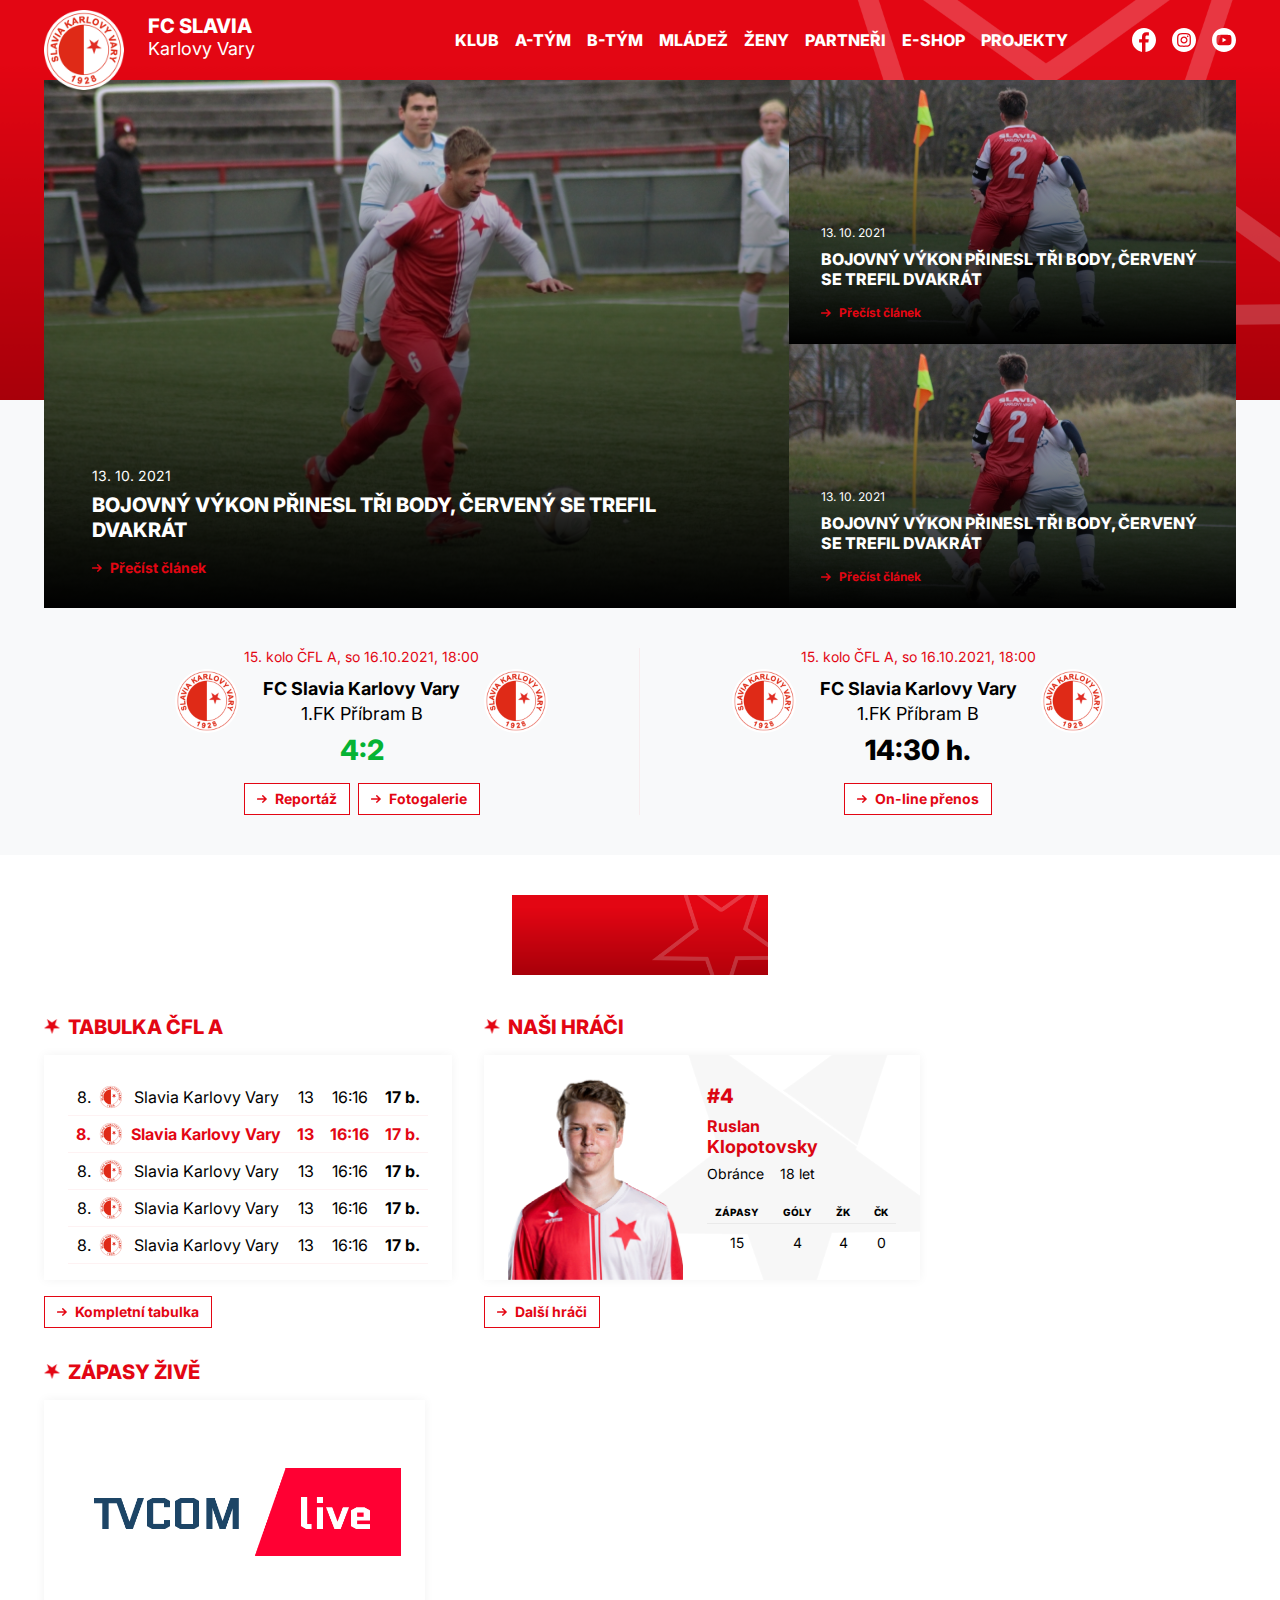
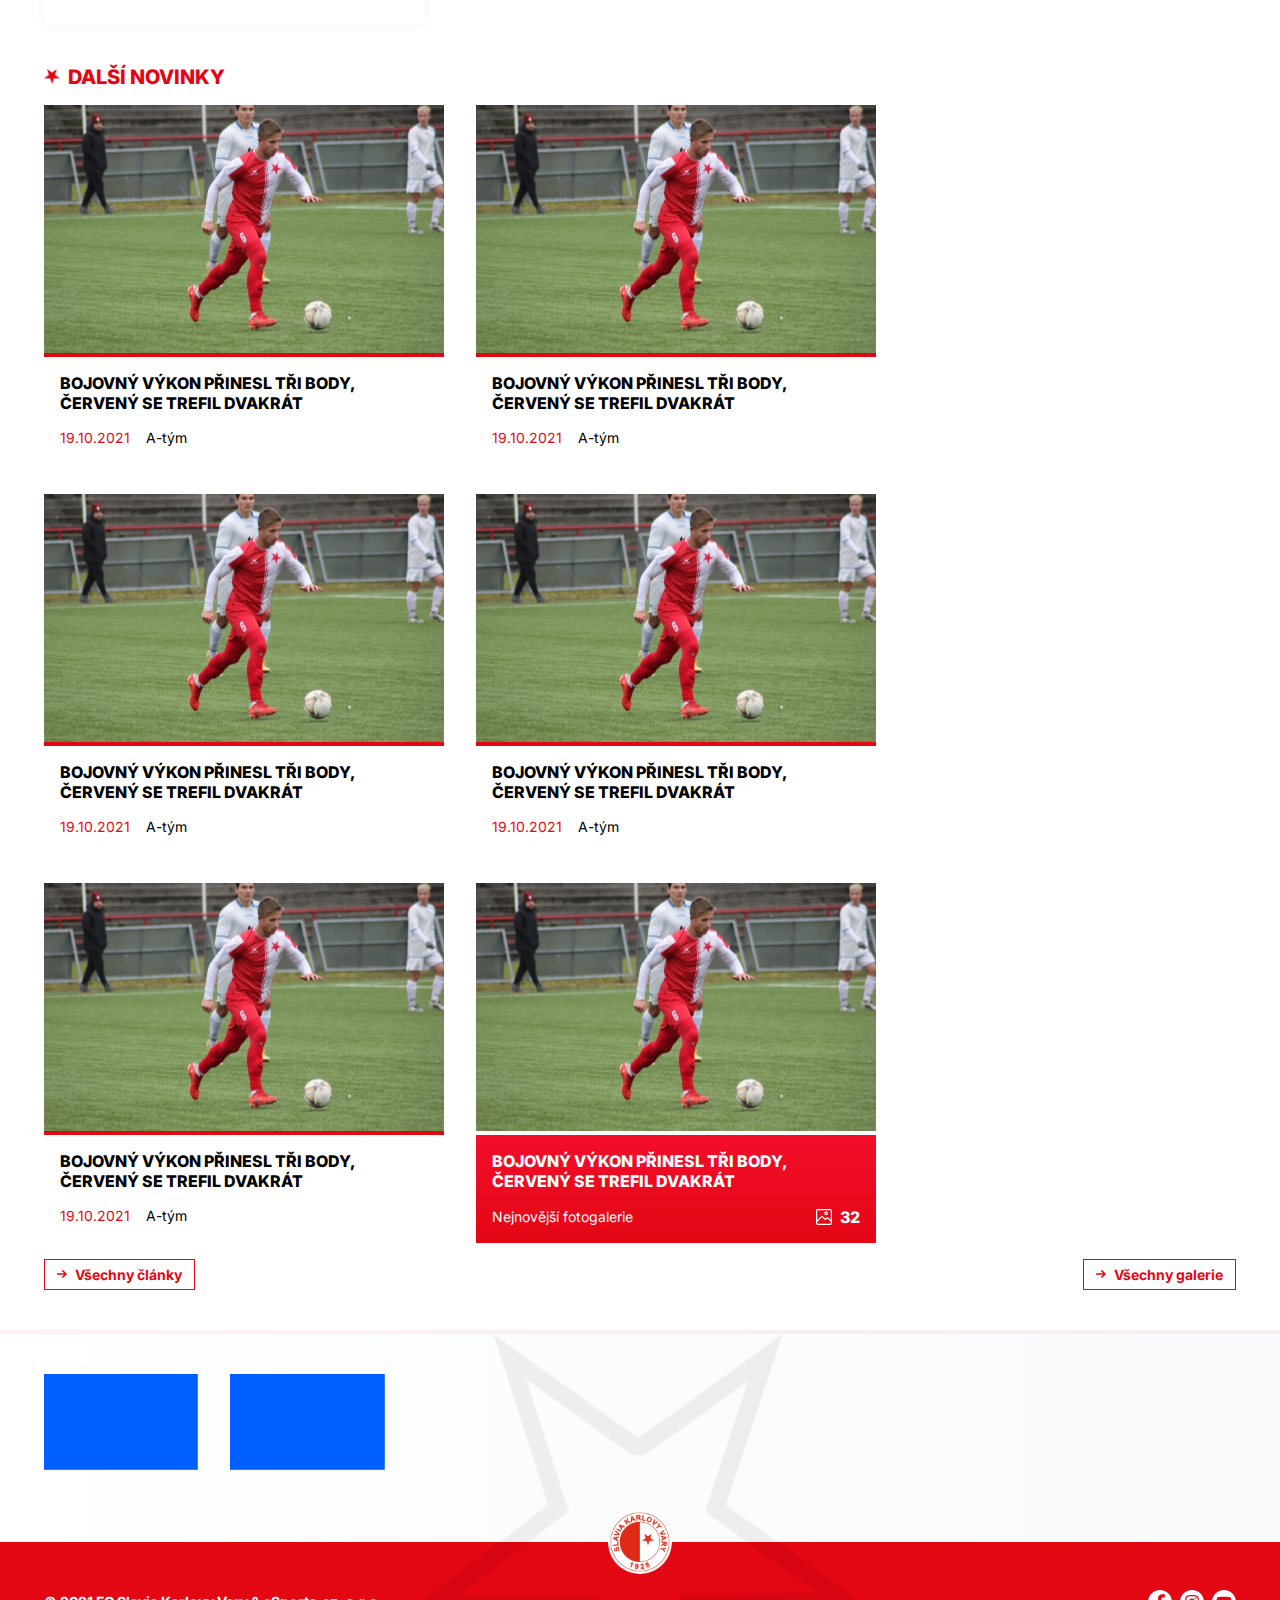
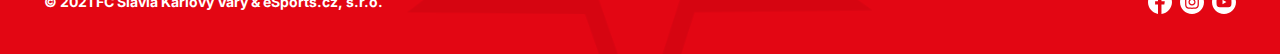
<file: index.html>
<!DOCTYPE html>
<html lang="en">
<head>
    <meta charset="UTF-8">
    <meta http-equiv="X-UA-Compatible" content="IE=edge">
    <meta name="viewport" content="width=device-width, initial-scale=1.0">
    <link rel="preconnect" href="https://fonts.googleapis.com">
    <link rel="preconnect" href="https://fonts.gstatic.com" crossorigin>
    <link href="https://fonts.googleapis.com/css2?family=Inter:wght@400;500;600;700;800;900&display=swap" rel="stylesheet">
    <link rel="stylesheet" type="text/css" href="./css/styles.css">
    <title>Document</title>
</head>
<body>
    <img src="./img/bg_top.png" alt="" class="bg_top">
    <header>
        <div class="header_container">
            <div class="logo_container">
                <a href="#">
                    <img src="./img/logo.png" alt="">
                </a>
                <div class="club_name">
                    <h2>FC SLAVIA</h2>
                    <h4>Karlovy Vary</h4>
                </div>
            </div>
            <nav class="header_nav">
                <ul class="nav_links">
                    <li><a href="#">Klub</a></li>
                    <li>
                        <a href="#">A-tým</a>
                        <ul class="dropdown_menu">
                            <li>
                                <a href="#">Soupiska</a>
                            </li>
                            <li>
                                <a href="#">Realizační tým</a>
                            </li>
                            <li>
                                <a href="#">Zápasy</a>
                            </li>
                        </ul>
                    </li>
                    <li><a href="#">B-tým</a></li>
                    <li><a href="#">Mládež</a></li>
                    <li><a href="#">Ženy</a></li>
                    <li><a href="#">Partneři</a></li>
                    <li><a href="#">E-shop</a></li>
                    <li><a href="#">Projekty</a></li>
                </ul>
                <div class="social_icons">
                    <a href="#">
                        <div class="fb_icon"></div>
                    </a>
                    <a href="#">
                        <div class="ig_icon"></div>
                    </a>
                    <a href="#">
                        <div class="yt_icon"></div>
                    </a>
                </div>
            </nav>
            <div class="burger">
                <div></div>
                <div></div>
                <div></div>
            </div>
        </div>
    </header>
    <main class="hp_main">
        <section class="top_articles">
            <div class="top_articles_container">
                <div class="top_article primary">
                    <img class="main_img" src="./img/clanek1.jpg" alt="">
                    <div class="content">
                        <span>13. 10. 2021</span>
                        <h2>Bojovný výkon přinesl tři body, Červený se trefil dvakrát</h2>
                        <a class="link_button secondary" href="#"><div class="arrow"></div> Přečíst článek</a>
                    </div>
                    <a href="#" class="stretched_link"></a>
                </div>
                <div class="top_article secondary">
                    <img class="main_img" src="./img/clanek2.jpg" alt="">
                    <div class="content">
                        <span>13. 10. 2021</span>
                        <h5>Bojovný výkon přinesl tři body, Červený se trefil dvakrát</h5>
                        <a class="link_button secondary" href="#"><div class="arrow"></div> Přečíst článek</a>
                    </div>
                    <a href="#" class="stretched_link"></a>
                </div>
                <div class="top_article secondary">
                    <img class="main_img" src="./img/clanek2.jpg" alt="">
                    <div class="content">
                        <span>13. 10. 2021</span>
                        <h5>Bojovný výkon přinesl tři body, Červený se trefil dvakrát</h5>
                        <a class="link_button secondary" href="#"><div class="arrow"></div> Přečíst článek</a>
                    </div>
                    <a href="#" class="stretched_link"></a>
                </div>
            </div>
        </section>
        <section class="hp_matches">
            <div class="hp_matches_container">
                <div class="hp_matches_item">
                    <span class="dateRoundInfo">15. kolo ČFL A, so 16.10.2021, 18:00</span>
                    <div class="teams">
                        <img src="./img/logo.png" alt="">
                        <div class="team_names">
                            <h4 class="highlighted">FC Slavia Karlovy Vary</h4>
                            <h4>1.FK Příbram B</h4>
                        </div>
                        <img src="./img/logo.png" alt="">
                    </div>
                    <h1 class="win">4:2</h1>
                    <div class="buttons">
                        <a class="link_button primary" href="#"><div class="arrow"></div> <span>Reportáž</span></a>
                        <a class="link_button primary" href="#"><div class="arrow"></div> <span>Fotogalerie</span></a>
                    </div>
                </div>
                <div class="hp_matches_item">
                    <span class="dateRoundInfo">15. kolo ČFL A, so 16.10.2021, 18:00</span>
                    <div class="teams">
                        <img src="./img/logo.png" alt="">
                        <div class="team_names">
                            <h4 class="highlighted">FC Slavia Karlovy Vary</h4>
                            <h4>1.FK Příbram B</h4>
                        </div>
                        <img src="./img/logo.png" alt="">
                    </div>
                    <h1>14:30 h.</h1>
                    <div class="buttons">
                        <a class="link_button primary" href="#"><div class="arrow"></div> <span>On-line přenos</span></a>
                    </div>
                </div>
            </div>
        </section>
        <section class="multi">
            <div class="multi_container">
                <a class="hp_banner" href="#">
                    <img src="./img/bg_top.png" alt="">
                </a>
                <div class="multi_row2_container">
                    <div class="hp_standings">
                        <h3><img class="star" src="./img/red_star.png" alt="">Tabulka ČFL A</h3>
                        <div class="cardWithShadow">
                            <div class="table_container">
                                <table class="table hp">
                                    <tr>
                                        <td>8.</td>
                                        <td><img src="./img/logo.png" alt=""></td>
                                        <td>Slavia Karlovy Vary</td>
                                        <td>13</td>
                                        <td>16:16</td>
                                        <td>17 b.</td>
                                    </tr>
                                    <tr class="highlighted">
                                        <td>8.</td>
                                        <td><img src="./img/logo.png" alt=""></td>
                                        <td>Slavia Karlovy Vary</td>
                                        <td>13</td>
                                        <td>16:16</td>
                                        <td>17 b.</td>
                                    </tr>
                                    <tr>
                                        <td>8.</td>
                                        <td><img src="./img/logo.png" alt=""></td>
                                        <td>Slavia Karlovy Vary</td>
                                        <td>13</td>
                                        <td>16:16</td>
                                        <td>17 b.</td>
                                    </tr>
                                    <tr>
                                        <td>8.</td>
                                        <td><img src="./img/logo.png" alt=""></td>
                                        <td>Slavia Karlovy Vary</td>
                                        <td>13</td>
                                        <td>16:16</td>
                                        <td>17 b.</td>
                                    </tr>
                                    <tr>
                                        <td>8.</td>
                                        <td><img src="./img/logo.png" alt=""></td>
                                        <td>Slavia Karlovy Vary</td>
                                        <td>13</td>
                                        <td>16:16</td>
                                        <td>17 b.</td>
                                    </tr>
                                </table>
                            </div>
                        </div>
                        <a class="link_button primary" href="#"><div class="arrow"></div> <span>Kompletní tabulka</span></a>
                    </div>
                    <div class="our_players">
                        <h3><img class="star" src="./img/red_star.png" alt="">Naši hráči</h3>
                        <div class="cardWithShadow our_players_player">
                            <img class="bg" src="./img/our_players_bg.png" alt="">
                            <img class="player_img" src="./img/player.png" alt="">
                            <div class="content">
                                <h2>#4</h2> 
                                <h5>Ruslan</h5>
                                <h4>Klopotovsky</h4>
                                <div class="desc">
                                    <span>Obránce</span>
                                    <span>18 let</span>
                                </div>
                                <div class="stats">
                                    <div>
                                        <span>Zápasy</span>
                                        <span>15</span>
                                    </div>
                                    <div>
                                        <span>Góly</span>
                                        <span>4</span>
                                    </div>
                                    <div>
                                        <span>Žk</span>
                                        <span>4</span>
                                    </div>
                                    <div>
                                        <span>Čk</span>
                                        <span>0</span>
                                    </div>
                                </div>
                            </div>
                        </div>
                        <a class="link_button primary" href="#"><div class="arrow"></div> <span>Další hráči</span></a>
                    </div>
                    <div class="liveMatches">
                        <h3><img class="star" src="./img/red_star.png" alt="">Zápasy živě</h3>
                        <div class="cardWithShadow">
                            <img src="./img/tvcom_logo.png" alt="">
                        </div>
                    </div>
                </div>
                <div class="hp_more_news">
                    <h3><img class="star" src="./img/red_star.png" alt="">Další novinky</h3>
                    <div class="more_news_container">
                        <div class="article">
                            <img class="main_img" src="./img/clanek1.jpg" alt="">
                            <div class="content">
                                <h5>Bojovný výkon přinesl tři body, Červený se trefil dvakrát</h5>
                                <div class="footer">
                                    <span>19.10.2021</span>
                                    <span>A-tým</span>
                                </div>
                            </div>
                            <a href="#" class="stretched_link"></a>
                        </div>
                        <div class="article">
                            <img class="main_img" src="./img/clanek1.jpg" alt="">
                            <div class="content">
                                <h5>Bojovný výkon přinesl tři body, Červený se trefil dvakrát</h5>
                                <div class="footer">
                                    <span>19.10.2021</span>
                                    <span>A-tým</span>
                                </div>
                            </div>
                            <a href="#" class="stretched_link"></a>
                        </div>
                        <div class="article">
                            <img class="main_img" src="./img/clanek1.jpg" alt="">
                            <div class="content">
                                <h5>Bojovný výkon přinesl tři body, Červený se trefil dvakrát</h5>
                                <div class="footer">
                                    <span>19.10.2021</span>
                                    <span>A-tým</span>
                                </div>
                            </div>
                            <a href="#" class="stretched_link"></a>
                        </div>
                        <div class="article">
                            <img class="main_img" src="./img/clanek1.jpg" alt="">
                            <div class="content">
                                <h5>Bojovný výkon přinesl tři body, Červený se trefil dvakrát</h5>
                                <div class="footer">
                                    <span>19.10.2021</span>
                                    <span>A-tým</span>
                                </div>
                            </div>
                            <a href="#" class="stretched_link"></a>
                        </div>
                        <div class="article">
                            <img class="main_img" src="./img/clanek1.jpg" alt="">
                            <div class="content">
                                <h5>Bojovný výkon přinesl tři body, Červený se trefil dvakrát</h5>
                                <div class="footer">
                                    <span>19.10.2021</span>
                                    <span>A-tým</span>
                                </div>
                            </div>
                            <a href="#" class="stretched_link"></a>
                        </div>
                        <div class="article">
                            <img class="main_img" src="./img/clanek1.jpg" alt="">
                            <div class="content photogallery">
                                <h5>Bojovný výkon přinesl tři body, Červený se trefil dvakrát</h5>
                                <div class="footer">
                                    <span>Nejnovější fotogalerie</span>
                                    <span><img class="photo_icon" src="./img/photo_icon.png" alt=""> 32</span>
                                </div>
                            </div>
                            <a href="#" class="stretched_link"></a>
                        </div>
                    </div>
                    <div class="buttons">
                        <a class="link_button primary" href="#"><div class="arrow"></div> <span>Všechny články</span></a>
                        <a class="link_button primary" href="#"><div class="arrow"></div> <span>Všechny galerie</span></a>
                    </div>
                </div>
            </div>
        </section>
        <section class="hp_partners">
            <div class="hp_partners_container">
                <a href="#">
                    <img src="./img/test.jpg" alt="">
                </a>
                <a href="#">
                    <img src="./img/test.jpg" alt="">
                </a>
            </div>
        </section>
    </main>    
    <footer>
       <img class="star_bg" src="./img/footer_star.png" alt="">
       <div class="footer_container">
           <a href="#">
               <img class="logo" src="./img/logo.png" alt="">
           </a>
           <div class="content">
               <p>© 2021 FC Slavia Karlovy Vary & <a href="#" target="_blank">eSports.cz, s.r.o.</a></p>
               <div class="social_icons">
                    <a href="#">
                        <div class="fb_icon"></div>
                    </a>
                    <a href="#">
                        <div class="ig_icon"></div>
                    </a>
                    <a href="#">
                        <div class="yt_icon"></div>
                    </a>
               </div>
           </div>
       </div> 
    </footer>

    <script src="./js/main.js"></script>
</body>
</html>
</file>
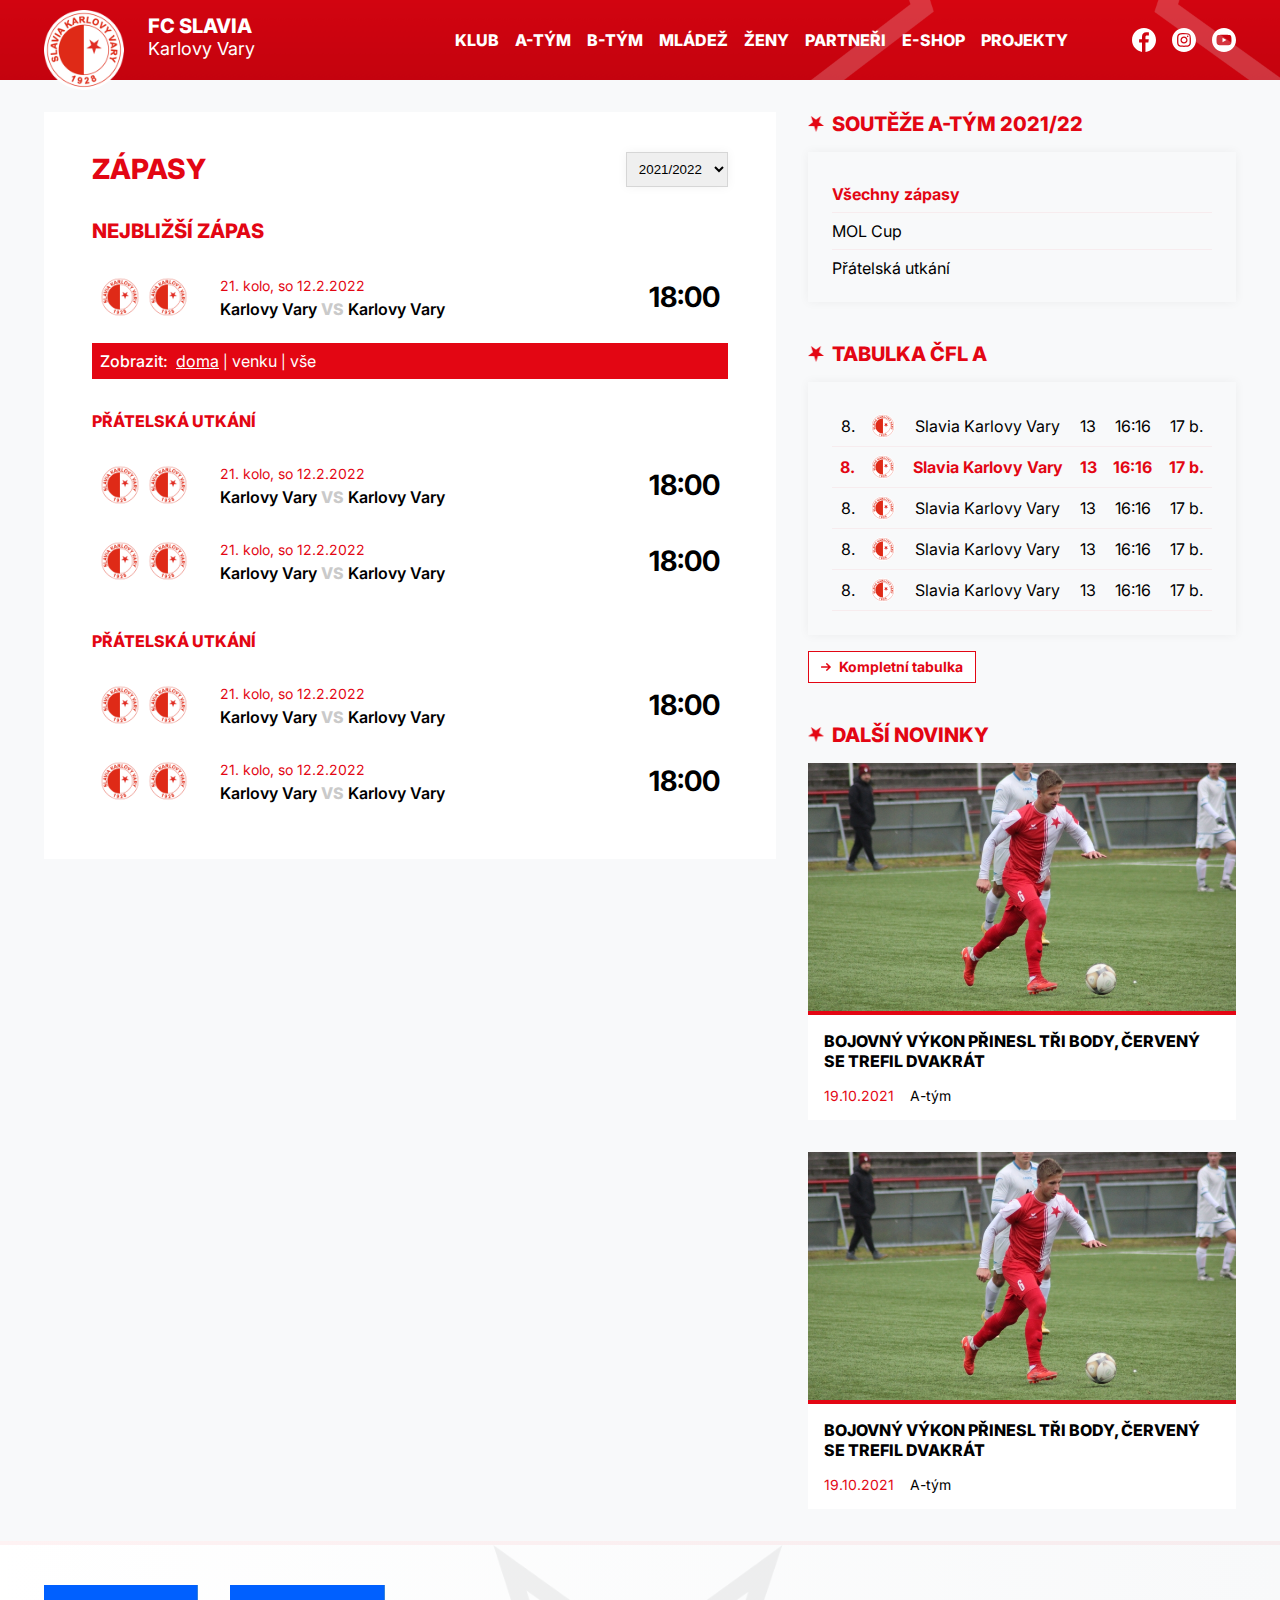
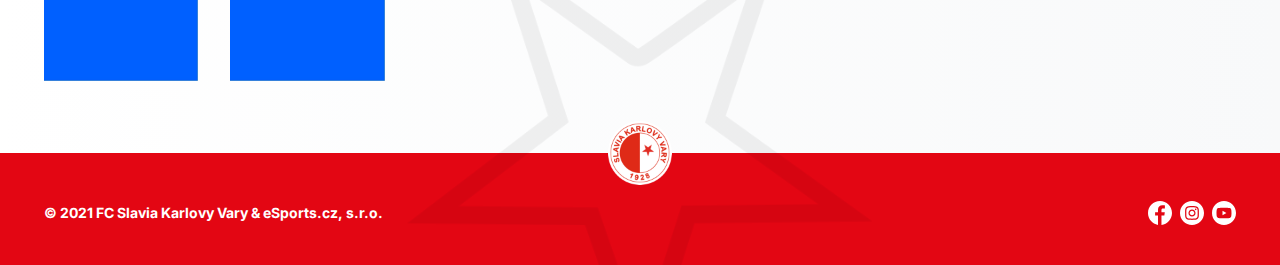
<file: matches.html>
<!DOCTYPE html>
<html lang="en">
<head>
    <meta charset="UTF-8">
    <meta http-equiv="X-UA-Compatible" content="IE=edge">
    <meta name="viewport" content="width=device-width, initial-scale=1.0">
    <link rel="preconnect" href="https://fonts.googleapis.com">
    <link rel="preconnect" href="https://fonts.gstatic.com" crossorigin>
    <link href="https://fonts.googleapis.com/css2?family=Inter:wght@400;500;600;700;800;900&display=swap" rel="stylesheet">
    <link rel="stylesheet" type="text/css" href="./css/styles.css">
    <title>Document</title>
</head>
<body>
    <div class="bg_top_container">
        <img src="./img/bg_top.png" alt="" class="bg_top">
    </div>
    <header>
        <div class="header_container">
            <div class="logo_container">
                <a href="#">
                    <img src="./img/logo.png" alt="">
                </a>
                <div class="club_name">
                    <h2>FC SLAVIA</h2>
                    <h4>Karlovy Vary</h4>
                </div>
            </div>
            <nav class="header_nav">
                <ul class="nav_links">
                    <li><a href="#">Klub</a></li>
                    <li>
                        <a href="#">A-tým</a>
                        <ul class="dropdown_menu">
                            <li>
                                <a href="#">Soupiska</a>
                            </li>
                            <li>
                                <a href="#">Realizační tým</a>
                            </li>
                            <li>
                                <a href="#">Zápasy</a>
                            </li>
                        </ul>
                    </li>
                    <li><a href="#">B-tým</a></li>
                    <li><a href="#">Mládež</a></li>
                    <li><a href="#">Ženy</a></li>
                    <li><a href="#">Partneři</a></li>
                    <li><a href="#">E-shop</a></li>
                    <li><a href="#">Projekty</a></li>
                </ul>
                <div class="social_icons">
                    <a href="#">
                        <div class="fb_icon"></div>
                    </a>
                    <a href="#">
                        <div class="ig_icon"></div>
                    </a>
                    <a href="#">
                        <div class="yt_icon"></div>
                    </a>
                </div>
            </nav>
            <div class="burger">
                <div></div>
                <div></div>
                <div></div>
            </div>
        </div>
    </header>
    <main class="mainAside_main">
        <div class="mainAside_container">
            <section class="main_content matches">
                <div class="header">
                    <h1>Zápasy</h1>
                    <select name="" id="">
                        <option value="1">2021/2022</option>
                        <option value="1">2021/2022</option>
                    </select>
                </div>
                <div class="closest_match">
                    <h2>Nejbližší zápas</h2>
                    <div class="match_row_item">
                        <div class="logos">
                            <img src="./img/logo.png" alt="">
                            <img src="./img/logo.png" alt="">
                        </div>
                        <div class="content">
                            <span>21. kolo, so 12.2.2022</span>
                            <div class="team_names">
                                <h5>Karlovy Vary</h5>
                                <span>VS</span>
                                <h5>Karlovy Vary</h5>
                            </div>
                        </div>
                        <h1>18:00</h1>
                    </div>
                </div>
                <div class="matchType_filter_container">
                    <h5>Zobrazit:</h5>
                    <ul>
                        <li class="active"><a href="#">doma</a></li>
                        <span>|</span>
                        <li><a href="#">venku</a></li>
                        <span>|</span>
                        <li><a href="#">vše</a></li>
                    </ul>
                </div>
                <div class="matches_categories_container">
                    <div class="matches_category">
                        <h5><a href="#">Přátelská utkání</a></h5>
                        <div class="matches_row_container">
                            <div class="match_row_item">
                                <div class="logos">
                                    <img src="./img/logo.png" alt="">
                                    <img src="./img/logo.png" alt="">
                                </div>
                                <div class="content">
                                    <span>21. kolo, so 12.2.2022</span>
                                    <div class="team_names">
                                        <h5>Karlovy Vary</h5>
                                        <span>VS</span>
                                        <h5>Karlovy Vary</h5>
                                    </div>
                                </div>
                                <h1>18:00</h1>
                            </div>
                            <div class="match_row_item">
                                <div class="logos">
                                    <img src="./img/logo.png" alt="">
                                    <img src="./img/logo.png" alt="">
                                </div>
                                <div class="content">
                                    <span>21. kolo, so 12.2.2022</span>
                                    <div class="team_names">
                                        <h5>Karlovy Vary</h5>
                                        <span>VS</span>
                                        <h5>Karlovy Vary</h5>
                                    </div>
                                </div>
                                <h1>18:00</h1>
                            </div>
                        </div>
                    </div>
                    <div class="matches_category">
                        <h5><a href="#">Přátelská utkání</a></h5>
                        <div class="matches_row_container">
                            <div class="match_row_item">
                                <div class="logos">
                                    <img src="./img/logo.png" alt="">
                                    <img src="./img/logo.png" alt="">
                                </div>
                                <div class="content">
                                    <span>21. kolo, so 12.2.2022</span>
                                    <div class="team_names">
                                        <h5>Karlovy Vary</h5>
                                        <span>VS</span>
                                        <h5>Karlovy Vary</h5>
                                    </div>
                                </div>
                                <h1>18:00</h1>
                            </div>
                            <div class="match_row_item">
                                <div class="logos">
                                    <img src="./img/logo.png" alt="">
                                    <img src="./img/logo.png" alt="">
                                </div>
                                <div class="content">
                                    <span>21. kolo, so 12.2.2022</span>
                                    <div class="team_names">
                                        <h5>Karlovy Vary</h5>
                                        <span>VS</span>
                                        <h5>Karlovy Vary</h5>
                                    </div>
                                </div>
                                <h1>18:00</h1>
                            </div>
                        </div>
                    </div>
                </div>
            </section>
            <aside class="aside">
                <div class="aside_submenu">
                    <h3><img class="star" src="./img/red_star.png" alt="">SOUTĚŽE A-TÝM 2021/22</h3>
                    <div class="cardWithShadow">
                        <ul class="submenu_links">
                            <li class="highlighted"><a href="#">Všechny zápasy</a></li>
                            <li><a href="#">MOL Cup</a></li>
                            <li><a href="#">Přátelská utkání</a></li>
                        </ul>        
                    </div>
                </div>
                <div class="hp_standings">
                    <h3><img class="star" src="./img/red_star.png" alt="">Tabulka ČFL A</h3>
                    <div class="cardWithShadow">
                        <div class="table_container">
                            <table class="table">
                                <tr>
                                    <td>8.</td>
                                    <td><img src="./img/logo.png" alt=""></td>
                                    <td>Slavia Karlovy Vary</td>
                                    <td>13</td>
                                    <td>16:16</td>
                                    <td>17 b.</td>
                                </tr>
                                <tr class="highlighted">
                                    <td>8.</td>
                                    <td><img src="./img/logo.png" alt=""></td>
                                    <td>Slavia Karlovy Vary</td>
                                    <td>13</td>
                                    <td>16:16</td>
                                    <td>17 b.</td>
                                </tr>
                                <tr>
                                    <td>8.</td>
                                    <td><img src="./img/logo.png" alt=""></td>
                                    <td>Slavia Karlovy Vary</td>
                                    <td>13</td>
                                    <td>16:16</td>
                                    <td>17 b.</td>
                                </tr>
                                <tr>
                                    <td>8.</td>
                                    <td><img src="./img/logo.png" alt=""></td>
                                    <td>Slavia Karlovy Vary</td>
                                    <td>13</td>
                                    <td>16:16</td>
                                    <td>17 b.</td>
                                </tr>
                                <tr>
                                    <td>8.</td>
                                    <td><img src="./img/logo.png" alt=""></td>
                                    <td>Slavia Karlovy Vary</td>
                                    <td>13</td>
                                    <td>16:16</td>
                                    <td>17 b.</td>
                                </tr>
                            </table>
                        </div>
                    </div>
                    <a class="link_button primary" href="#"><div class="arrow"></div> <span>Kompletní tabulka</span></a>
                </div>
                <div class="hp_more_news">
                        <h3><img class="star" src="./img/red_star.png" alt="">Další novinky</h3>
                        <div class="more_news_container">
                            <div class="article">
                                <img class="main_img" src="./img/clanek1.jpg" alt="">
                                <div class="content">
                                    <h5>Bojovný výkon přinesl tři body, Červený se trefil dvakrát</h5>
                                    <div class="footer">
                                        <span>19.10.2021</span>
                                        <span>A-tým</span>
                                    </div>
                                </div>
                                <a href="#" class="stretched_link"></a>
                            </div>
                            <div class="article">
                                <img class="main_img" src="./img/clanek1.jpg" alt="">
                                <div class="content">
                                    <h5>Bojovný výkon přinesl tři body, Červený se trefil dvakrát</h5>
                                    <div class="footer">
                                        <span>19.10.2021</span>
                                        <span>A-tým</span>
                                    </div>
                                </div>
                                <a href="#" class="stretched_link"></a>
                            </div>
                        </div>
                    </div>
            </aside> 
        </div>
        <section class="hp_partners">
            <div class="hp_partners_container">
                <a href="#">
                    <img src="./img/test.jpg" alt="">
                </a>
                <a href="#">
                    <img src="./img/test.jpg" alt="">
                </a>
            </div>
        </section>
    </main>    
    <footer>
       <img class="star_bg" src="./img/footer_star.png" alt="">
       <div class="footer_container">
           <a href="#">
               <img class="logo" src="./img/logo.png" alt="">
           </a>
           <div class="content">
               <p>© 2021 FC Slavia Karlovy Vary & <a href="#" target="_blank">eSports.cz, s.r.o.</a></p>
               <div class="social_icons">
                    <a href="#">
                        <div class="fb_icon"></div>
                    </a>
                    <a href="#">
                        <div class="ig_icon"></div>
                    </a>
                    <a href="#">
                        <div class="yt_icon"></div>
                    </a>
               </div>
           </div>
       </div> 
    </footer>

    <script src="./js/main.js"></script>
</body>
</html>
</file>
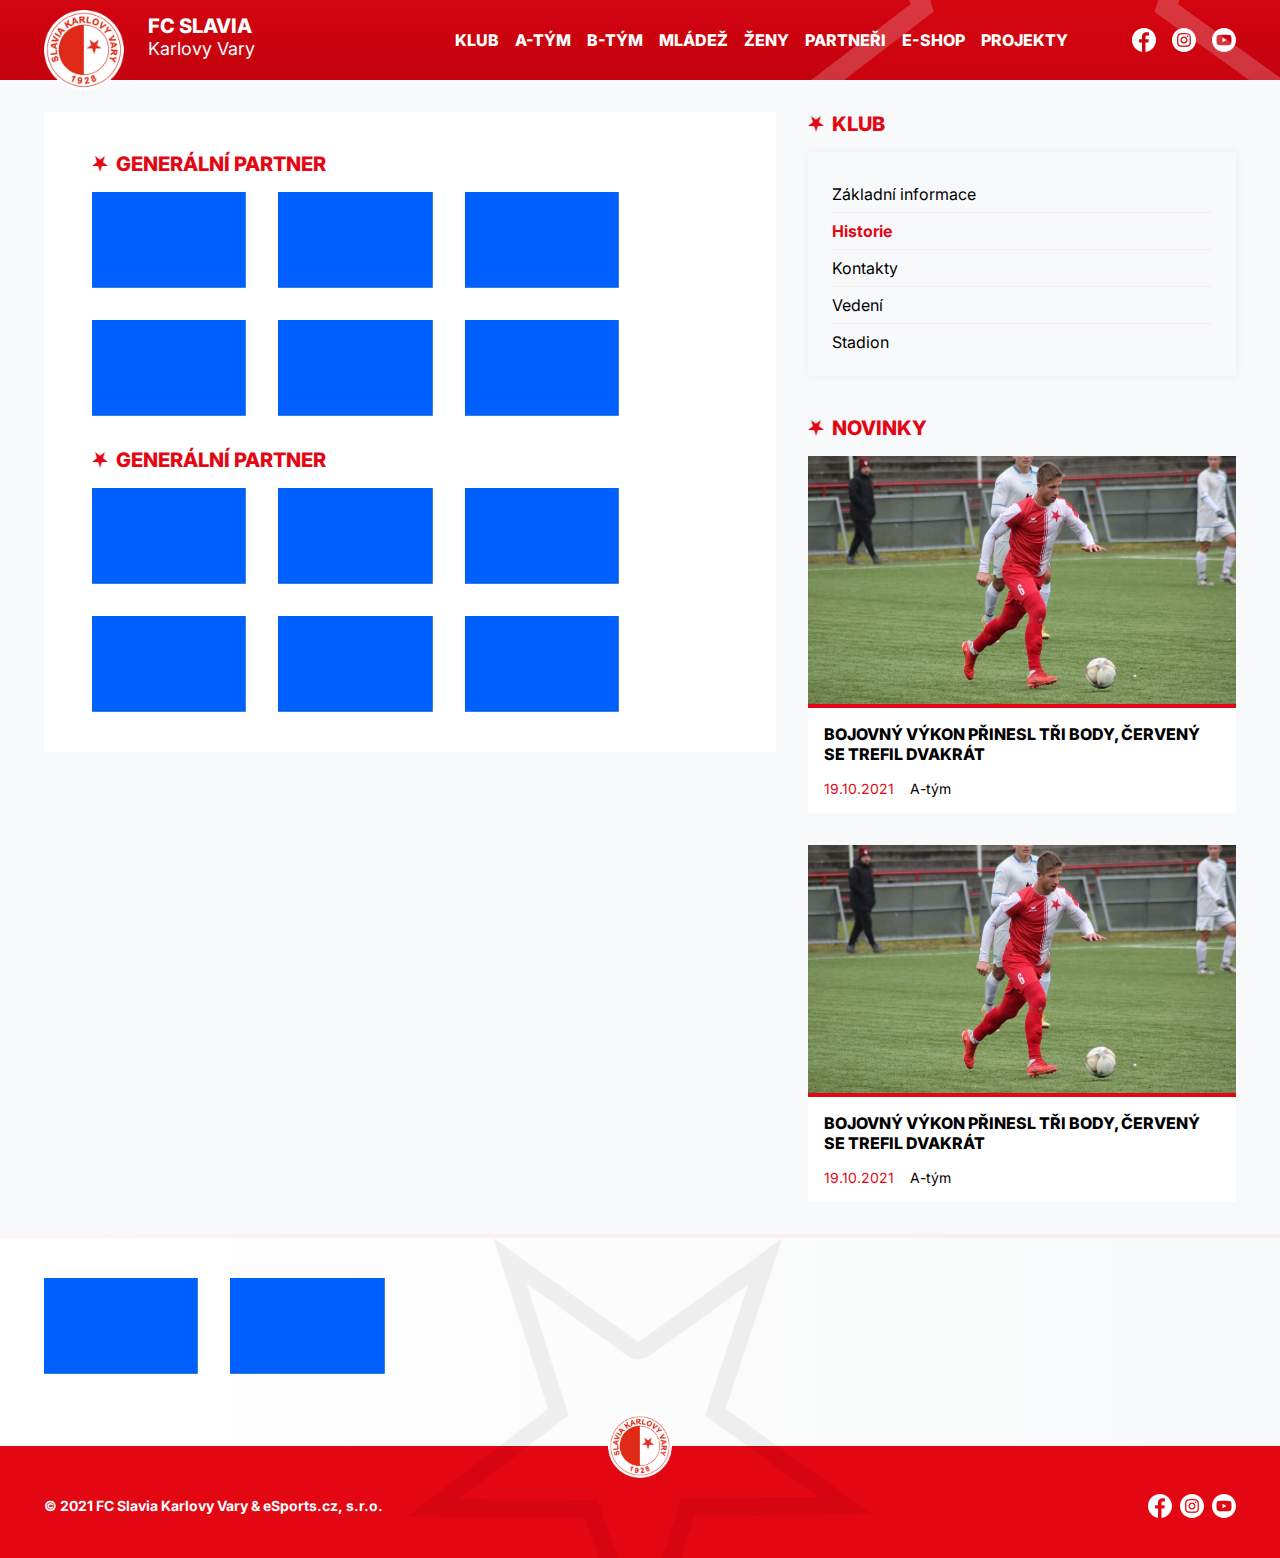
<file: partners.html>
<!DOCTYPE html>
<html lang="en">
<head>
    <meta charset="UTF-8">
    <meta http-equiv="X-UA-Compatible" content="IE=edge">
    <meta name="viewport" content="width=device-width, initial-scale=1.0">
    <link rel="preconnect" href="https://fonts.googleapis.com">
    <link rel="preconnect" href="https://fonts.gstatic.com" crossorigin>
    <link href="https://fonts.googleapis.com/css2?family=Inter:wght@400;500;600;700;800;900&display=swap" rel="stylesheet">
    <link rel="stylesheet" type="text/css" href="./css/styles.css">
    <title>Document</title>
</head>
<body>
    <div class="bg_top_container">
        <img src="./img/bg_top.png" alt="" class="bg_top">
    </div>
    <header>
        <div class="header_container">
            <div class="logo_container">
                <a href="#">
                    <img src="./img/logo.png" alt="">
                </a>
                <div class="club_name">
                    <h2>FC SLAVIA</h2>
                    <h4>Karlovy Vary</h4>
                </div>
            </div>
            <nav class="header_nav">
                <ul class="nav_links">
                    <li><a href="#">Klub</a></li>
                    <li>
                        <a href="#">A-tým</a>
                        <ul class="dropdown_menu">
                            <li>
                                <a href="#">Soupiska</a>
                            </li>
                            <li>
                                <a href="#">Realizační tým</a>
                            </li>
                            <li>
                                <a href="#">Zápasy</a>
                            </li>
                        </ul>
                    </li>
                    <li><a href="#">B-tým</a></li>
                    <li><a href="#">Mládež</a></li>
                    <li><a href="#">Ženy</a></li>
                    <li><a href="#">Partneři</a></li>
                    <li><a href="#">E-shop</a></li>
                    <li><a href="#">Projekty</a></li>
                </ul>
                <div class="social_icons">
                    <a href="#">
                        <div class="fb_icon"></div>
                    </a>
                    <a href="#">
                        <div class="ig_icon"></div>
                    </a>
                    <a href="#">
                        <div class="yt_icon"></div>
                    </a>
                </div>
            </nav>
            <div class="burger">
                <div></div>
                <div></div>
                <div></div>
            </div>
        </div>
    </header>
    <main class="mainAside_main">
        <div class="mainAside_container">
            <section class="main_content partners">
                <div class="partners_categories_container">
                    <div class="partners_category">
                        <h3><img class="star" src="./img/red_star.png" alt=""> Generální partner</h3> 
                        <div class="partners_items_container">
                            <a href="#">
                                <img src="./img/test.jpg" alt="">
                            </a>
                            <a href="#">
                                <img src="./img/test.jpg" alt="">
                            </a>
                            <a href="#">
                                <img src="./img/test.jpg" alt="">
                            </a>
                            <a href="#">
                                <img src="./img/test.jpg" alt="">
                            </a>
                            <a href="#">
                                <img src="./img/test.jpg" alt="">
                            </a>
                            <a href="#">
                                <img src="./img/test.jpg" alt="">
                            </a>
                        </div>
                    </div>
                    <div class="partners_category">
                        <h3><img class="star" src="./img/red_star.png" alt=""> Generální partner</h3> 
                        <div class="partners_items_container">
                            <a href="#">
                                <img src="./img/test.jpg" alt="">
                            </a>
                            <a href="#">
                                <img src="./img/test.jpg" alt="">
                            </a>
                            <a href="#">
                                <img src="./img/test.jpg" alt="">
                            </a>
                            <a href="#">
                                <img src="./img/test.jpg" alt="">
                            </a>
                            <a href="#">
                                <img src="./img/test.jpg" alt="">
                            </a>
                            <a href="#">
                                <img src="./img/test.jpg" alt="">
                            </a>
                        </div>
                    </div>
                </div>
            </section>
            <aside class="aside">
                <div class="aside_submenu">
                    <h3><img class="star" src="./img/red_star.png" alt=""> Klub</h3>
                    <div class="cardWithShadow">
                        <ul class="submenu_links">
                            <li><a href="#">Základní informace</a></li>
                            <li class="highlighted"><a href="#">Historie</a></li>
                            <li><a href="#">Kontakty</a></li>
                            <li><a href="#">Vedení</a></li>
                            <li><a href="#">Stadion</a></li>
                        </ul>        
                    </div>
                </div>
                <div class="hp_more_news">
                    <h3><img class="star" src="./img/red_star.png" alt="">Novinky</h3>
                    <div class="more_news_container">
                        <div class="article">
                            <img class="main_img" src="./img/clanek1.jpg" alt="">
                            <div class="content">
                                <h5>Bojovný výkon přinesl tři body, Červený se trefil dvakrát</h5>
                                <div class="footer">
                                    <span>19.10.2021</span>
                                    <span>A-tým</span>
                                </div>
                            </div>
                            <a href="#" class="stretched_link"></a>
                        </div>
                        <div class="article">
                            <img class="main_img" src="./img/clanek1.jpg" alt="">
                            <div class="content">
                                <h5>Bojovný výkon přinesl tři body, Červený se trefil dvakrát</h5>
                                <div class="footer">
                                    <span>19.10.2021</span>
                                    <span>A-tým</span>
                                </div>
                            </div>
                            <a href="#" class="stretched_link"></a>
                        </div>
                    </div>
                </div>
            </aside> 
        </div>
        <section class="hp_partners">
            <div class="hp_partners_container">
                <a href="#">
                    <img src="./img/test.jpg" alt="">
                </a>
                <a href="#">
                    <img src="./img/test.jpg" alt="">
                </a>
            </div>
        </section>
    </main>    
    <footer>
       <img class="star_bg" src="./img/footer_star.png" alt="">
       <div class="footer_container">
           <a href="#">
               <img class="logo" src="./img/logo.png" alt="">
           </a>
           <div class="content">
               <p>© 2021 FC Slavia Karlovy Vary & <a href="#" target="_blank">eSports.cz, s.r.o.</a></p>
               <div class="social_icons">
                    <a href="#">
                        <div class="fb_icon"></div>
                    </a>
                    <a href="#">
                        <div class="ig_icon"></div>
                    </a>
                    <a href="#">
                        <div class="yt_icon"></div>
                    </a>
               </div>
           </div>
       </div> 
    </footer>

    <script src="./js/main.js"></script>
</body>
</html>
</file>
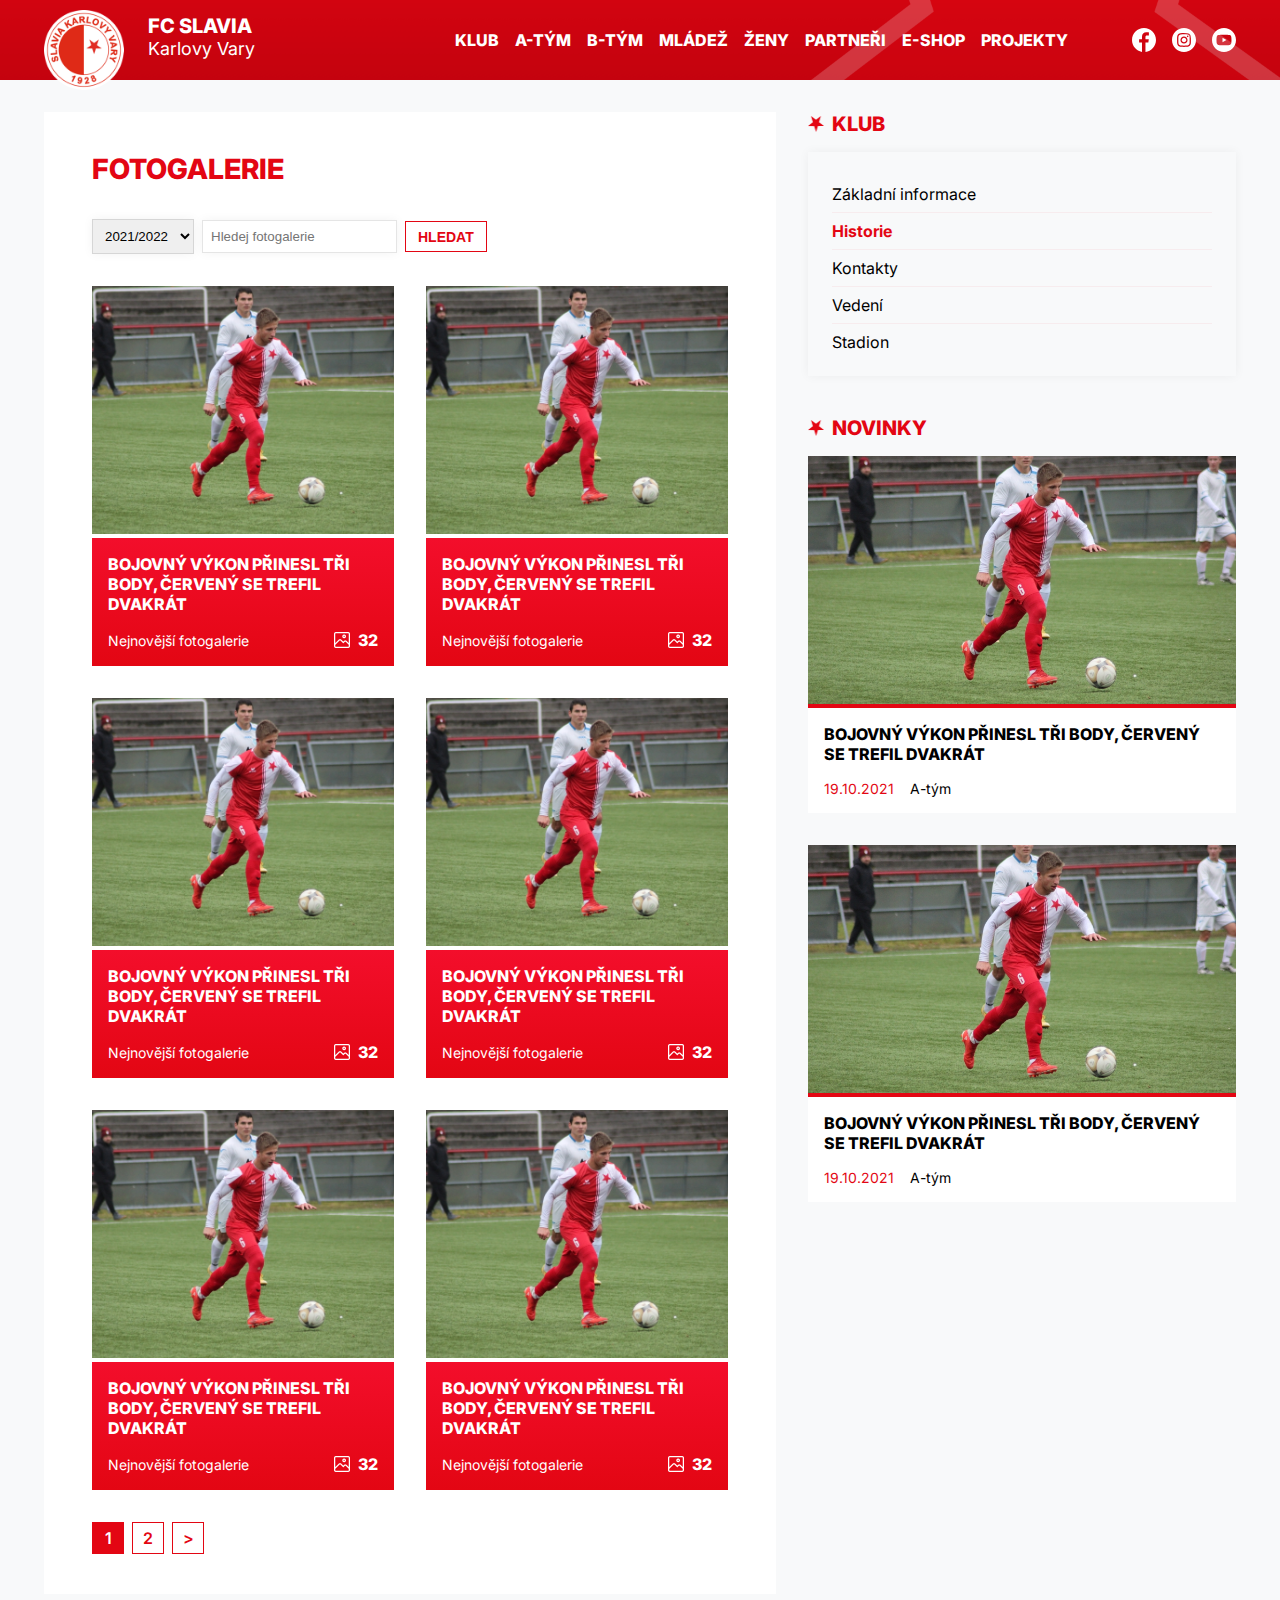
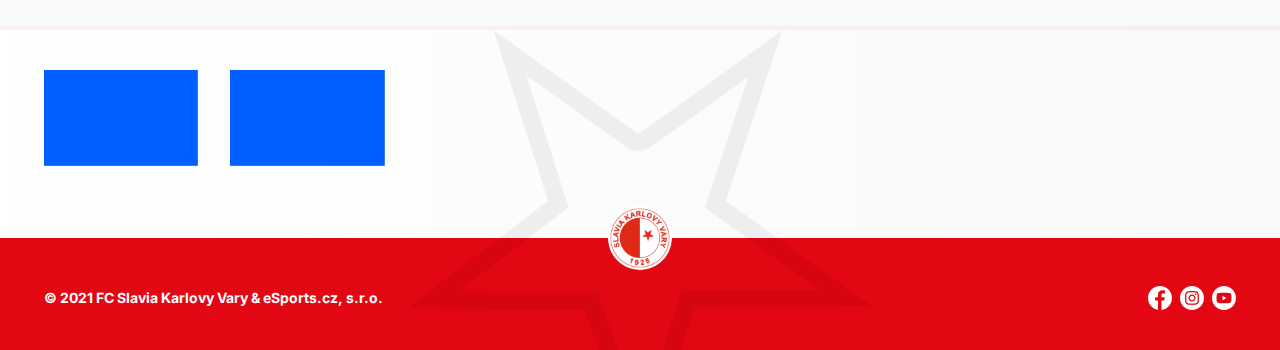
<file: photogallery.html>
<!DOCTYPE html>
<html lang="en">
<head>
    <meta charset="UTF-8">
    <meta http-equiv="X-UA-Compatible" content="IE=edge">
    <meta name="viewport" content="width=device-width, initial-scale=1.0">
    <link rel="preconnect" href="https://fonts.googleapis.com">
    <link rel="preconnect" href="https://fonts.gstatic.com" crossorigin>
    <link href="https://fonts.googleapis.com/css2?family=Inter:wght@400;500;600;700;800;900&display=swap" rel="stylesheet">
    <link rel="stylesheet" type="text/css" href="./css/styles.css">
    <title>Document</title>
</head>
<body>
    <div class="bg_top_container">
        <img src="./img/bg_top.png" alt="" class="bg_top">
    </div>
    <header>
        <div class="header_container">
            <div class="logo_container">
                <a href="#">
                    <img src="./img/logo.png" alt="">
                </a>
                <div class="club_name">
                    <h2>FC SLAVIA</h2>
                    <h4>Karlovy Vary</h4>
                </div>
            </div>
            <nav class="header_nav">
                <ul class="nav_links">
                    <li><a href="#">Klub</a></li>
                    <li>
                        <a href="#">A-tým</a>
                        <ul class="dropdown_menu">
                            <li>
                                <a href="#">Soupiska</a>
                            </li>
                            <li>
                                <a href="#">Realizační tým</a>
                            </li>
                            <li>
                                <a href="#">Zápasy</a>
                            </li>
                        </ul>
                    </li>
                    <li><a href="#">B-tým</a></li>
                    <li><a href="#">Mládež</a></li>
                    <li><a href="#">Ženy</a></li>
                    <li><a href="#">Partneři</a></li>
                    <li><a href="#">E-shop</a></li>
                    <li><a href="#">Projekty</a></li>
                </ul>
                <div class="social_icons">
                    <a href="#">
                        <div class="fb_icon"></div>
                    </a>
                    <a href="#">
                        <div class="ig_icon"></div>
                    </a>
                    <a href="#">
                        <div class="yt_icon"></div>
                    </a>
                </div>
            </nav>
            <div class="burger">
                <div></div>
                <div></div>
                <div></div>
            </div>
        </div>
    </header>
    <main class="mainAside_main">
        <div class="mainAside_container">
            <section class="main_content photogallery">
                <h1>Fotogalerie</h1>
                <div class="findPhotogallery">
                    <select name="" id="">
                        <option value="1">2021/2022</option>
                        <option value="1">2021/2022</option>
                    </select>
                    <form>
                        <input type="text" placeholder="Hledej fotogalerie">
                        <button class="link_button primary" type="submit"><span>HLEDAT</span></button>
                    </form>
                </div>
                <div class="photogalleries_container">
                    <div class="article">
                        <img class="main_img" src="./img/clanek1.jpg" alt="">
                        <div class="content photogallery">
                            <h5>Bojovný výkon přinesl tři body, Červený se trefil dvakrát</h5>
                            <div class="footer">
                                <span>Nejnovější fotogalerie</span>
                                <span><img class="photo_icon" src="./img/photo_icon.png" alt=""> 32</span>
                            </div>
                        </div>
                        <a href="#" class="stretched_link"></a>
                    </div>
                    <div class="article">
                        <img class="main_img" src="./img/clanek1.jpg" alt="">
                        <div class="content photogallery">
                            <h5>Bojovný výkon přinesl tři body, Červený se trefil dvakrát</h5>
                            <div class="footer">
                                <span>Nejnovější fotogalerie</span>
                                <span><img class="photo_icon" src="./img/photo_icon.png" alt=""> 32</span>
                            </div>
                        </div>
                        <a href="#" class="stretched_link"></a>
                    </div>
                    <div class="article">
                        <img class="main_img" src="./img/clanek1.jpg" alt="">
                        <div class="content photogallery">
                            <h5>Bojovný výkon přinesl tři body, Červený se trefil dvakrát</h5>
                            <div class="footer">
                                <span>Nejnovější fotogalerie</span>
                                <span><img class="photo_icon" src="./img/photo_icon.png" alt=""> 32</span>
                            </div>
                        </div>
                        <a href="#" class="stretched_link"></a>
                    </div>
                    <div class="article">
                        <img class="main_img" src="./img/clanek1.jpg" alt="">
                        <div class="content photogallery">
                            <h5>Bojovný výkon přinesl tři body, Červený se trefil dvakrát</h5>
                            <div class="footer">
                                <span>Nejnovější fotogalerie</span>
                                <span><img class="photo_icon" src="./img/photo_icon.png" alt=""> 32</span>
                            </div>
                        </div>
                        <a href="#" class="stretched_link"></a>
                    </div>
                    <div class="article">
                        <img class="main_img" src="./img/clanek1.jpg" alt="">
                        <div class="content photogallery">
                            <h5>Bojovný výkon přinesl tři body, Červený se trefil dvakrát</h5>
                            <div class="footer">
                                <span>Nejnovější fotogalerie</span>
                                <span><img class="photo_icon" src="./img/photo_icon.png" alt=""> 32</span>
                            </div>
                        </div>
                        <a href="#" class="stretched_link"></a>
                    </div>
                    <div class="article">
                        <img class="main_img" src="./img/clanek1.jpg" alt="">
                        <div class="content photogallery">
                            <h5>Bojovný výkon přinesl tři body, Červený se trefil dvakrát</h5>
                            <div class="footer">
                                <span>Nejnovější fotogalerie</span>
                                <span><img class="photo_icon" src="./img/photo_icon.png" alt=""> 32</span>
                            </div>
                        </div>
                        <a href="#" class="stretched_link"></a>
                    </div>
                </div>
                <ul class="pagination">
                    <li class="active"><a href="#">1</a></li>
                    <li><a href="#">2</a></li>
                    <li><a href="#">></a></li>
                </ul>
            </section>
            <aside class="aside">
                <div class="aside_submenu">
                    <h3><img class="star" src="./img/red_star.png" alt=""> Klub</h3>
                    <div class="cardWithShadow">
                        <ul class="submenu_links">
                            <li><a href="#">Základní informace</a></li>
                            <li class="highlighted"><a href="#">Historie</a></li>
                            <li><a href="#">Kontakty</a></li>
                            <li><a href="#">Vedení</a></li>
                            <li><a href="#">Stadion</a></li>
                        </ul>        
                    </div>
                </div>
                <div class="hp_more_news">
                        <h3><img class="star" src="./img/red_star.png" alt="">Novinky</h3>
                        <div class="more_news_container">
                            <div class="article">
                                <img class="main_img" src="./img/clanek1.jpg" alt="">
                                <div class="content">
                                    <h5>Bojovný výkon přinesl tři body, Červený se trefil dvakrát</h5>
                                    <div class="footer">
                                        <span>19.10.2021</span>
                                        <span>A-tým</span>
                                    </div>
                                </div>
                                <a href="#" class="stretched_link"></a>
                            </div>
                            <div class="article">
                                <img class="main_img" src="./img/clanek1.jpg" alt="">
                                <div class="content">
                                    <h5>Bojovný výkon přinesl tři body, Červený se trefil dvakrát</h5>
                                    <div class="footer">
                                        <span>19.10.2021</span>
                                        <span>A-tým</span>
                                    </div>
                                </div>
                                <a href="#" class="stretched_link"></a>
                            </div>
                        </div>
                    </div>
            </aside> 
        </div>
        <section class="hp_partners">
            <div class="hp_partners_container">
                <a href="#">
                    <img src="./img/test.jpg" alt="">
                </a>
                <a href="#">
                    <img src="./img/test.jpg" alt="">
                </a>
            </div>
        </section>
    </main>    
    <footer>
       <img class="star_bg" src="./img/footer_star.png" alt="">
       <div class="footer_container">
           <a href="#">
               <img class="logo" src="./img/logo.png" alt="">
           </a>
           <div class="content">
               <p>© 2021 FC Slavia Karlovy Vary & <a href="#" target="_blank">eSports.cz, s.r.o.</a></p>
               <div class="social_icons">
                    <a href="#">
                        <div class="fb_icon"></div>
                    </a>
                    <a href="#">
                        <div class="ig_icon"></div>
                    </a>
                    <a href="#">
                        <div class="yt_icon"></div>
                    </a>
               </div>
           </div>
       </div> 
    </footer>

    <script src="./js/main.js"></script>
</body>
</html>
</file>
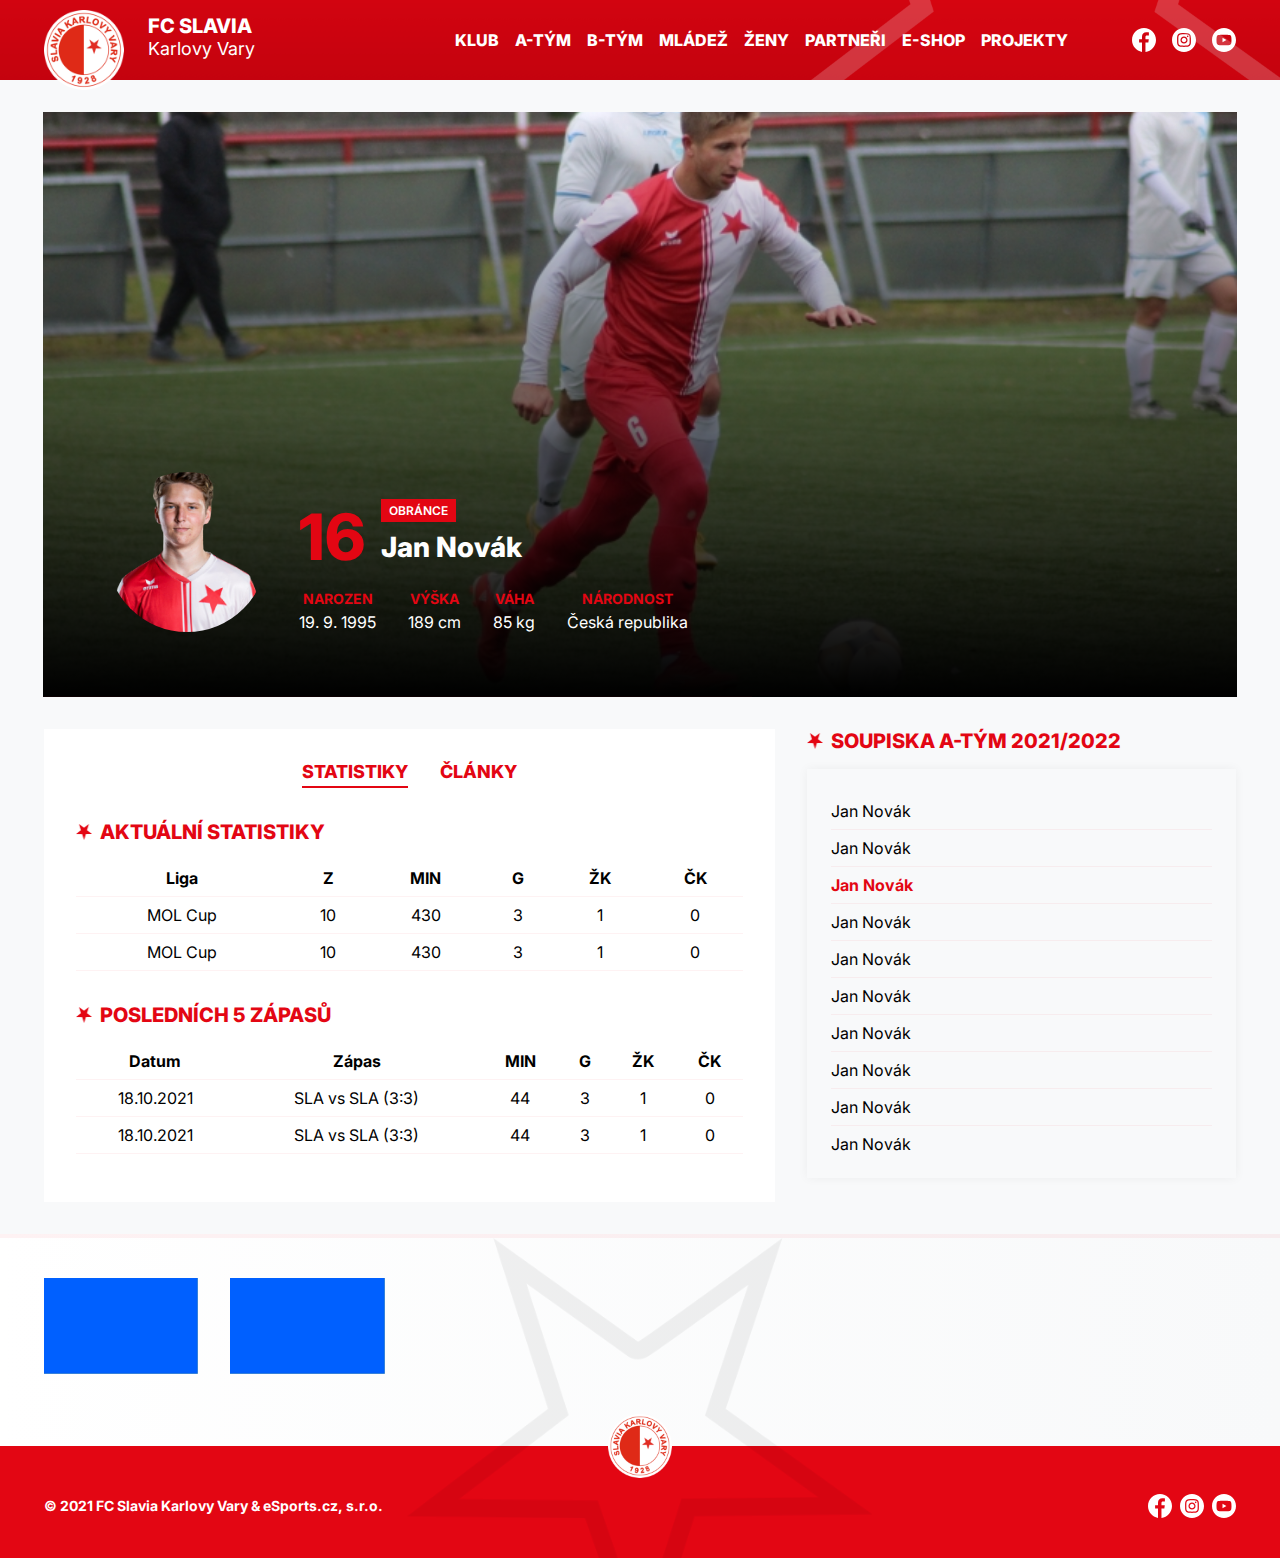
<file: player.html>
<!DOCTYPE html>
<html lang="en">
<head>
    <meta charset="UTF-8">
    <meta http-equiv="X-UA-Compatible" content="IE=edge">
    <meta name="viewport" content="width=device-width, initial-scale=1.0">
    <link rel="preconnect" href="https://fonts.googleapis.com">
    <link rel="preconnect" href="https://fonts.gstatic.com" crossorigin>
    <link href="https://fonts.googleapis.com/css2?family=Inter:wght@400;500;600;700;800;900&display=swap" rel="stylesheet">
    <link rel="stylesheet" type="text/css" href="./css/styles.css">
    <title>Document</title>
</head>
<body>
    <div class="bg_top_container">
        <img src="./img/bg_top.png" alt="" class="bg_top">
    </div>
    <header>
        <div class="header_container">
            <div class="logo_container">
                <a href="#">
                    <img src="./img/logo.png" alt="">
                </a>
                <div class="club_name">
                    <h2>FC SLAVIA</h2>
                    <h4>Karlovy Vary</h4>
                </div>
            </div>
            <nav class="header_nav">
                <ul class="nav_links">
                    <li><a href="#">Klub</a></li>
                    <li>
                        <a href="#">A-tým</a>
                        <ul class="dropdown_menu">
                            <li>
                                <a href="#">Soupiska</a>
                            </li>
                            <li>
                                <a href="#">Realizační tým</a>
                            </li>
                            <li>
                                <a href="#">Zápasy</a>
                            </li>
                        </ul>
                    </li>
                    <li><a href="#">B-tým</a></li>
                    <li><a href="#">Mládež</a></li>
                    <li><a href="#">Ženy</a></li>
                    <li><a href="#">Partneři</a></li>
                    <li><a href="#">E-shop</a></li>
                    <li><a href="#">Projekty</a></li>
                </ul>
                <div class="social_icons">
                    <a href="#">
                        <div class="fb_icon"></div>
                    </a>
                    <a href="#">
                        <div class="ig_icon"></div>
                    </a>
                    <a href="#">
                        <div class="yt_icon"></div>
                    </a>
                </div>
            </nav>
            <div class="burger">
                <div></div>
                <div></div>
                <div></div>
            </div>
        </div>
    </header>
    <main class="mainAside_main">
        <section class="player_header">
            <div class="player_header_container">
                <div class="player_big">
                    <img src="./img/clanek1.jpg" alt="">
                </div>
                <div class="player_header_content">
                    <img class="player_small" src="./img/player.png" alt="">
                    <div class="content">
                        <div class="numName">
                            <span class="num">16</span>
                            <div>
                                <span>Obránce</span>
                                <h1>Jan Novák</h1>
                            </div>
                        </div>
                        <div class="desc">
                            <div>
                                <span>Narozen</span>
                                <h5>19. 9. 1995</h5>
                            </div>
                            <div>
                                <span>Výška</span>
                                <h5>189 cm</>
                            </div>
                            <div>
                                <span>Váha</span>
                                <h5>85 kg</h5>
                            </div>
                            <div>
                                <span>Národnost</span>
                                <h5>Česká republika</h5>
                            </div>
                        </div>
                    </div>
                </div>
            </div>
        </section>
        <div class="mainAside_container">
            <section class="main_content player">
                <ul class="player_menu">
                    <li data-id="1" class="active">Statistiky</li>
                    <li data-id="2">Články</li>
                </ul>
                <div id="1" class="player_stats player_tab active">
                    <div>
                        <h3><img class="star" src="./img/red_star.png" alt=""> Aktuální statistiky</h3>
                        <div class="table_container">
                            <table class="table">
                                <tr>
                                    <th>Liga</th>
                                    <th>Z</th>
                                    <th>MIN</th>
                                    <th>G</th>
                                    <th>ŽK</th>
                                    <th>ČK</th>
                                </tr>
                                <tr>
                                    <td>MOL Cup</td>
                                    <td>10</td>
                                    <td>430</td>
                                    <td>3</td>
                                    <td>1</td>
                                    <td>0</td>
                                </tr>
                                <tr>
                                    <td>MOL Cup</td>
                                    <td>10</td>
                                    <td>430</td>
                                    <td>3</td>
                                    <td>1</td>
                                    <td>0</td>
                                </tr>
                            </table>
                        </div>
                    </div>
                    <div>
                        <h3><img class="star" src="./img/red_star.png" alt=""> Posledních 5 zápasů</h3>
                        <div class="table_container">
                            <table class="table">
                                <tr>
                                    <th>Datum</th>
                                    <th>Zápas</th>
                                    <th>MIN</th>
                                    <th>G</th>
                                    <th>ŽK</th>
                                    <th>ČK</th>
                                </tr>
                                <tr>
                                    <td>18.10.2021</td>
                                    <td>SLA vs SLA (3:3)</td>
                                    <td>44</td>
                                    <td>3</td>
                                    <td>1</td>
                                    <td>0</td>
                                </tr>
                                <tr>
                                    <td>18.10.2021</td>
                                    <td>SLA vs SLA (3:3)</td>
                                    <td>44</td>
                                    <td>3</td>
                                    <td>1</td>
                                    <td>0</td>
                                </tr>
                            </table>
                        </div>
                    </div>
                </div>
                <div id="2" class="player_articles player_tab">
                    <div class="article">
                        <img class="main_img" src="./img/clanek1.jpg" alt="">
                        <div class="content">
                            <h5>Bojovný výkon přinesl tři body, Červený se trefil dvakrát</h5>
                            <div class="footer">
                                <span>19.10.2021</span>
                                <span>A-tým</span>
                            </div>
                        </div>
                        <a href="#" class="stretched_link"></a>
                    </div>
                    <div class="article">
                        <img class="main_img" src="./img/clanek1.jpg" alt="">
                        <div class="content">
                            <h5>Bojovný výkon přinesl tři body, Červený se trefil dvakrát</h5>
                            <div class="footer">
                                <span>19.10.2021</span>
                                <span>A-tým</span>
                            </div>
                        </div>
                        <a href="#" class="stretched_link"></a>
                    </div>
                    <div class="article">
                        <img class="main_img" src="./img/clanek1.jpg" alt="">
                        <div class="content">
                            <h5>Bojovný výkon přinesl tři body, Červený se trefil dvakrát</h5>
                            <div class="footer">
                                <span>19.10.2021</span>
                                <span>A-tým</span>
                            </div>
                        </div>
                        <a href="#" class="stretched_link"></a>
                    </div>
                    <div class="article">
                        <img class="main_img" src="./img/clanek1.jpg" alt="">
                        <div class="content">
                            <h5>Bojovný výkon přinesl tři body, Červený se trefil dvakrát</h5>
                            <div class="footer">
                                <span>19.10.2021</span>
                                <span>A-tým</span>
                            </div>
                        </div>
                        <a href="#" class="stretched_link"></a>
                    </div>
                    <div class="article">
                        <img class="main_img" src="./img/clanek1.jpg" alt="">
                        <div class="content">
                            <h5>Bojovný výkon přinesl tři body, Červený se trefil dvakrát</h5>
                            <div class="footer">
                                <span>19.10.2021</span>
                                <span>A-tým</span>
                            </div>
                        </div>
                        <a href="#" class="stretched_link"></a>
                    </div>
                    <div class="article">
                        <img class="main_img" src="./img/clanek1.jpg" alt="">
                        <div class="content">
                            <h5>Bojovný výkon přinesl tři body, Červený se trefil dvakrát</h5>
                            <div class="footer">
                                <span>19.10.2021</span>
                                <span>A-tým</span>
                            </div>
                        </div>
                        <a href="#" class="stretched_link"></a>
                    </div>
                </div>
            </section>
            <aside class="aside">
                <div class="aside_submenu">
                    <h3><img class="star" src="./img/red_star.png" alt=""> Soupiska A-tým 2021/2022</h3>
                    <div class="cardWithShadow">
                        <ul class="submenu_links">
                            <li><a href="#">Jan Novák</a></li>
                            <li><a href="#">Jan Novák</a></li>
                            <li class="highlighted"><a href="#">Jan Novák</a></li>
                            <li><a href="#">Jan Novák</a></li>
                            <li><a href="#">Jan Novák</a></li>
                            <li><a href="#">Jan Novák</a></li>
                            <li><a href="#">Jan Novák</a></li>
                            <li><a href="#">Jan Novák</a></li>
                            <li><a href="#">Jan Novák</a></li>
                            <li><a href="#">Jan Novák</a></li>
                        </ul>        
                    </div>
                </div>
            </aside> 
        </div>
        <section class="hp_partners">
            <div class="hp_partners_container">
                <a href="#">
                    <img src="./img/test.jpg" alt="">
                </a>
                <a href="#">
                    <img src="./img/test.jpg" alt="">
                </a>
            </div>
        </section>
    </main>    
    <footer>
       <img class="star_bg" src="./img/footer_star.png" alt="">
       <div class="footer_container">
           <a href="#">
               <img class="logo" src="./img/logo.png" alt="">
           </a>
           <div class="content">
               <p>© 2021 FC Slavia Karlovy Vary & <a href="#" target="_blank">eSports.cz, s.r.o.</a></p>
               <div class="social_icons">
                    <a href="#">
                        <div class="fb_icon"></div>
                    </a>
                    <a href="#">
                        <div class="ig_icon"></div>
                    </a>
                    <a href="#">
                        <div class="yt_icon"></div>
                    </a>
               </div>
           </div>
       </div> 
    </footer>

    <script src="./js/main.js"></script>
</body>
</html>
</file>
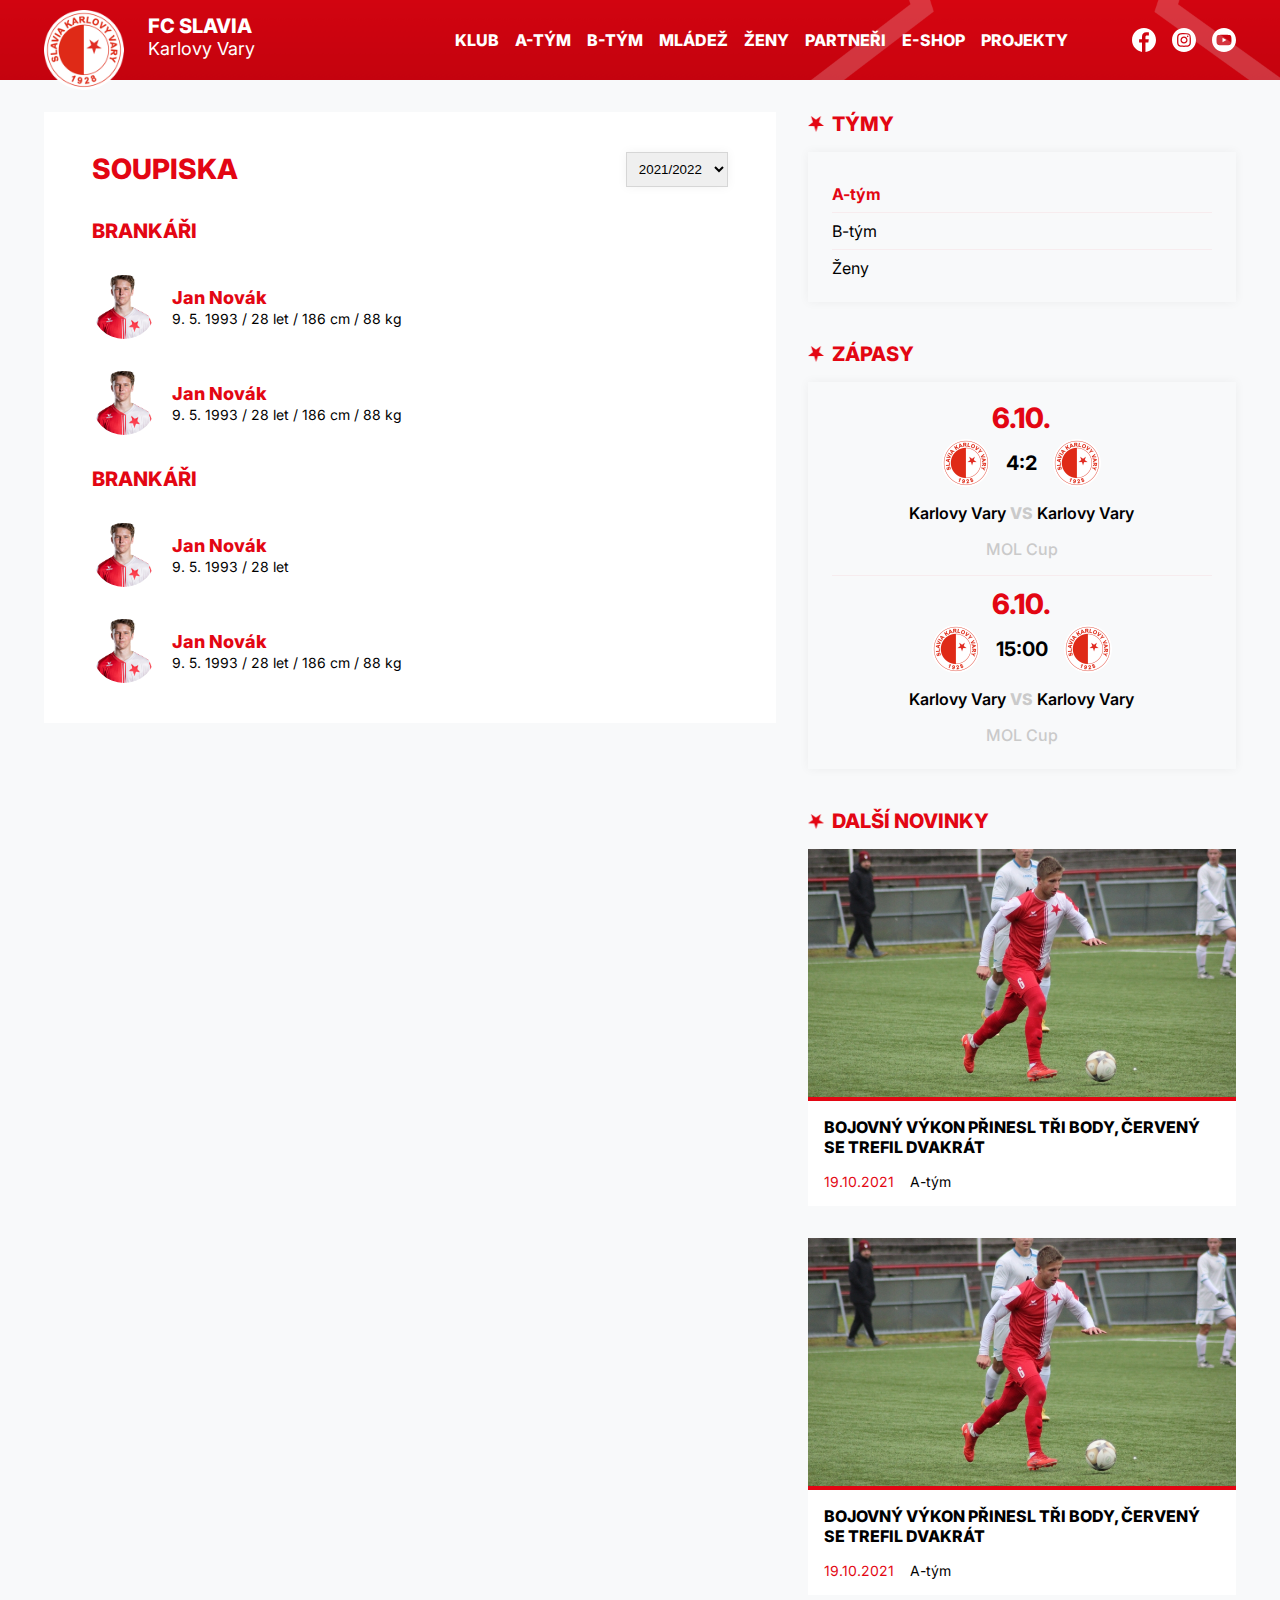
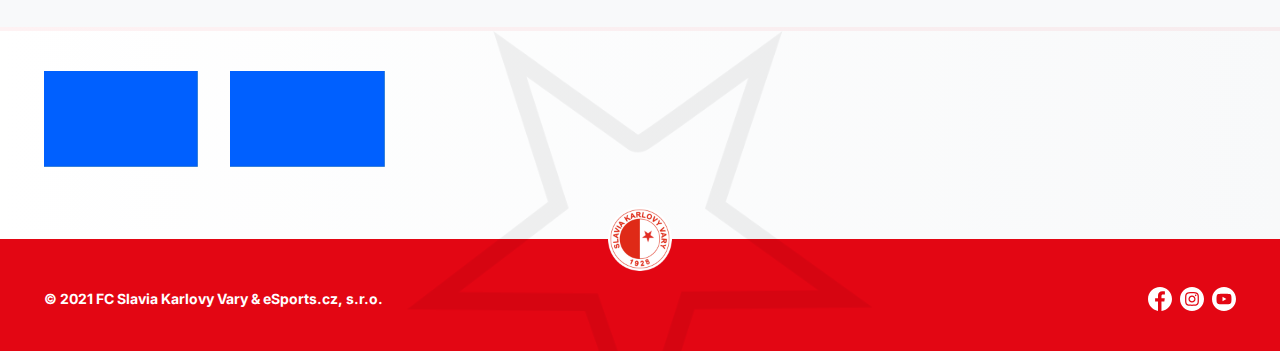
<file: roster.html>
<!DOCTYPE html>
<html lang="en">
<head>
    <meta charset="UTF-8">
    <meta http-equiv="X-UA-Compatible" content="IE=edge">
    <meta name="viewport" content="width=device-width, initial-scale=1.0">
    <link rel="preconnect" href="https://fonts.googleapis.com">
    <link rel="preconnect" href="https://fonts.gstatic.com" crossorigin>
    <link href="https://fonts.googleapis.com/css2?family=Inter:wght@400;500;600;700;800;900&display=swap" rel="stylesheet">
    <link rel="stylesheet" type="text/css" href="./css/styles.css">
    <title>Document</title>
</head>
<body>
    <div class="bg_top_container">
        <img src="./img/bg_top.png" alt="" class="bg_top">
    </div>
    <header>
        <div class="header_container">
            <div class="logo_container">
                <a href="#">
                    <img src="./img/logo.png" alt="">
                </a>
                <div class="club_name">
                    <h2>FC SLAVIA</h2>
                    <h4>Karlovy Vary</h4>
                </div>
            </div>
            <nav class="header_nav">
                <ul class="nav_links">
                    <li><a href="#">Klub</a></li>
                    <li>
                        <a href="#">A-tým</a>
                        <ul class="dropdown_menu">
                            <li>
                                <a href="#">Soupiska</a>
                            </li>
                            <li>
                                <a href="#">Realizační tým</a>
                            </li>
                            <li>
                                <a href="#">Zápasy</a>
                            </li>
                        </ul>
                    </li>
                    <li><a href="#">B-tým</a></li>
                    <li><a href="#">Mládež</a></li>
                    <li><a href="#">Ženy</a></li>
                    <li><a href="#">Partneři</a></li>
                    <li><a href="#">E-shop</a></li>
                    <li><a href="#">Projekty</a></li>
                </ul>
                <div class="social_icons">
                    <a href="#">
                        <div class="fb_icon"></div>
                    </a>
                    <a href="#">
                        <div class="ig_icon"></div>
                    </a>
                    <a href="#">
                        <div class="yt_icon"></div>
                    </a>
                </div>
            </nav>
            <div class="burger">
                <div></div>
                <div></div>
                <div></div>
            </div>
        </div>
    </header>
    <main class="mainAside_main">
        <div class="mainAside_container">
            <section class="main_content roster">
                <div class="header">
                    <h1>Soupiska</h1>
                    <select name="" id="">
                        <option value="1">2021/2022</option>
                        <option value="1">2021/2022</option>
                    </select>
                </div>
                <div class="roster_categories_container">
                    <div class="roster_category">
                        <h2>Brankáři</h2>
                        <div class="players_container">
                            <div class="roster_player">
                                <div class="player_img_container">
                                    <h2>24</h2> 
                                    <img src="./img/player.png" alt="">
                                </div>
                                <div class="content">
                                    <h4>Jan Novák</h4>
                                    <div class="desc">
                                        <span>9. 5. 1993 /</span>
                                        <span>28 let /</span>
                                        <span>186 cm /</span>
                                        <span>88 kg</span>
                                    </div>
                                </div>
                                <a class="stretched_link" href="#"></a>
                            </div>
                            <div class="roster_player">
                                <div class="player_img_container">
                                    <h2>24</h2> 
                                    <img src="./img/player.png" alt="">
                                </div>
                                <div class="content">
                                    <h4>Jan Novák</h4>
                                    <div class="desc">
                                        <span>9. 5. 1993 /</span>
                                        <span>28 let /</span>
                                        <span>186 cm /</span>
                                        <span>88 kg</span>
                                    </div>
                                </div>
                                <a class="stretched_link" href="#"></a>
                            </div>
                        </div>
                    </div>
                    <div class="roster_category">
                        <h2>Brankáři</h2>
                        <div class="players_container">
                            <div class="roster_player">
                                <div class="player_img_container">
                                    <h2>24</h2> 
                                    <img src="./img/player.png" alt="">
                                </div>
                                <div class="content">
                                    <h4>Jan Novák</h4>
                                    <div class="desc">
                                        <span>9. 5. 1993 /</span>
                                        <span>28 let</span>
                                    </div>
                                </div>
                                <a class="stretched_link" href="#"></a>
                            </div>
                            <div class="roster_player">
                                <div class="player_img_container">
                                    <h2>24</h2> 
                                    <img src="./img/player.png" alt="">
                                </div>
                                <div class="content">
                                    <h4>Jan Novák</h4>
                                    <div class="desc">
                                        <span>9. 5. 1993 /</span>
                                        <span>28 let /</span>
                                        <span>186 cm /</span>
                                        <span>88 kg</span>
                                    </div>
                                </div>
                                <a class="stretched_link" href="#"></a>
                            </div>
                        </div>
                    </div>
                </div>
            </section>
            <aside class="aside">
                <div class="aside_submenu">
                    <h3><img class="star" src="./img/red_star.png" alt="">Týmy</h3>
                    <div class="cardWithShadow">
                        <ul class="submenu_links">
                            <li class="highlighted"><a href="#">A-tým</a></li>
                            <li><a href="#">B-tým</a></li>
                            <li><a href="#">Ženy</a></li>
                        </ul>        
                    </div>
                </div>
                <div class="aside_matches">
                    <h3><img class="star" src="./img/red_star.png" alt="">Zápasy</h3>
                    <div class="cardWithShadow aside_matches_container">
                        <div class="aside_match">
                            <h1>6.10.</h1>
                            <div class="main">
                                <img src="./img/logo.png" alt="">
                                <h2>4:2</h2>
                                <img src="./img/logo.png" alt="">
                            </div>
                            <div class="team_names">
                                <h5>Karlovy Vary</h5>
                                <span>VS</span>
                                <h5>Karlovy Vary</h5>
                            </div>
                            <h5 class="match_type">MOL Cup</h5>
                        </div>
                        <div class="aside_match">
                            <h1>6.10.</h1>
                            <div class="main">
                                <img src="./img/logo.png" alt="">
                                <h2>15:00</h2>
                                <img src="./img/logo.png" alt="">
                            </div>
                            <div class="team_names">
                                <h5>Karlovy Vary</h5>
                                <span>VS</span>
                                <h5>Karlovy Vary</h5>
                            </div>
                            <h5 class="match_type">MOL Cup</h5>
                        </div>
                    </div>
                </div>
                <div class="hp_more_news">
                        <h3><img class="star" src="./img/red_star.png" alt="">Další novinky</h3>
                        <div class="more_news_container">
                            <div class="article">
                                <img class="main_img" src="./img/clanek1.jpg" alt="">
                                <div class="content">
                                    <h5>Bojovný výkon přinesl tři body, Červený se trefil dvakrát</h5>
                                    <div class="footer">
                                        <span>19.10.2021</span>
                                        <span>A-tým</span>
                                    </div>
                                </div>
                                <a href="#" class="stretched_link"></a>
                            </div>
                            <div class="article">
                                <img class="main_img" src="./img/clanek1.jpg" alt="">
                                <div class="content">
                                    <h5>Bojovný výkon přinesl tři body, Červený se trefil dvakrát</h5>
                                    <div class="footer">
                                        <span>19.10.2021</span>
                                        <span>A-tým</span>
                                    </div>
                                </div>
                                <a href="#" class="stretched_link"></a>
                            </div>
                        </div>
                    </div>
            </aside> 
        </div>
        <section class="hp_partners">
            <div class="hp_partners_container">
                <a href="#">
                    <img src="./img/test.jpg" alt="">
                </a>
                <a href="#">
                    <img src="./img/test.jpg" alt="">
                </a>
            </div>
        </section>
    </main>    
    <footer>
        <img class="star_bg" src="./img/footer_star.png" alt="">
        <div class="footer_container">
            <a href="#">
                <img class="logo" src="./img/logo.png" alt="">
            </a>
            <div class="content">
                <p>© 2021 FC Slavia Karlovy Vary & <a href="#" target="_blank">eSports.cz, s.r.o.</a></p>
                <div class="social_icons">
                        <a href="#">
                            <div class="fb_icon"></div>
                        </a>
                        <a href="#">
                            <div class="ig_icon"></div>
                        </a>
                        <a href="#">
                            <div class="yt_icon"></div>
                        </a>
                </div>
            </div>
        </div> 
    </footer>

    <script src="./js/main.js"></script>
</body>
</html>
</file>
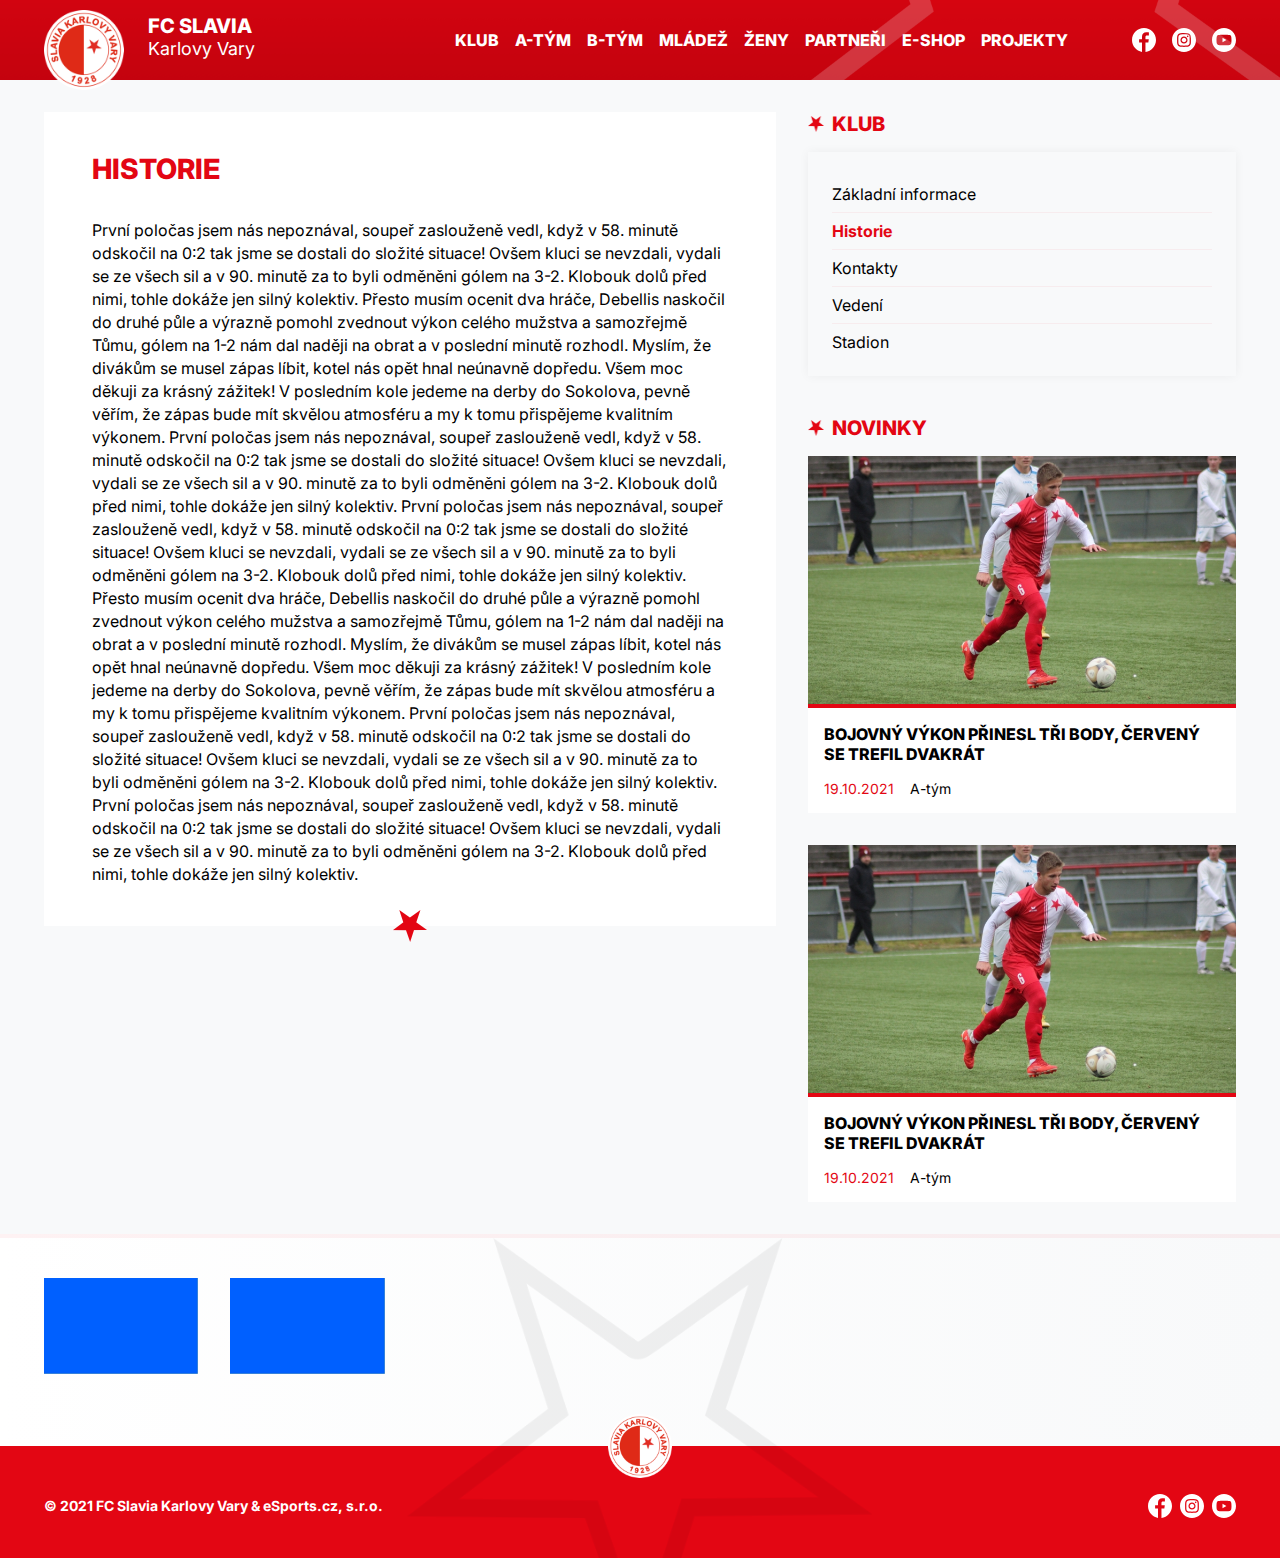
<file: text.html>
<!DOCTYPE html>
<html lang="en">
<head>
    <meta charset="UTF-8">
    <meta http-equiv="X-UA-Compatible" content="IE=edge">
    <meta name="viewport" content="width=device-width, initial-scale=1.0">
    <link rel="preconnect" href="https://fonts.googleapis.com">
    <link rel="preconnect" href="https://fonts.gstatic.com" crossorigin>
    <link href="https://fonts.googleapis.com/css2?family=Inter:wght@400;500;600;700;800;900&display=swap" rel="stylesheet">
    <link rel="stylesheet" type="text/css" href="./css/styles.css">
    <title>Document</title>
</head>
<body>
    <div class="bg_top_container">
        <img src="./img/bg_top.png" alt="" class="bg_top">
    </div>
    <header>
        <div class="header_container">
            <div class="logo_container">
                <a href="#">
                    <img src="./img/logo.png" alt="">
                </a>
                <div class="club_name">
                    <h2>FC SLAVIA</h2>
                    <h4>Karlovy Vary</h4>
                </div>
            </div>
            <nav class="header_nav">
                <ul class="nav_links">
                    <li><a href="#">Klub</a></li>
                    <li>
                        <a href="#">A-tým</a>
                        <ul class="dropdown_menu">
                            <li>
                                <a href="#">Soupiska</a>
                            </li>
                            <li>
                                <a href="#">Realizační tým</a>
                            </li>
                            <li>
                                <a href="#">Zápasy</a>
                            </li>
                        </ul>
                    </li>
                    <li><a href="#">B-tým</a></li>
                    <li><a href="#">Mládež</a></li>
                    <li><a href="#">Ženy</a></li>
                    <li><a href="#">Partneři</a></li>
                    <li><a href="#">E-shop</a></li>
                    <li><a href="#">Projekty</a></li>
                </ul>
                <div class="social_icons">
                    <a href="#">
                        <div class="fb_icon"></div>
                    </a>
                    <a href="#">
                        <div class="ig_icon"></div>
                    </a>
                    <a href="#">
                        <div class="yt_icon"></div>
                    </a>
                </div>
            </nav>
            <div class="burger">
                <div></div>
                <div></div>
                <div></div>
            </div>
        </div>
    </header>
    <main class="mainAside_main">
        <div class="mainAside_container">
            <section class="main_content text">
                <h1>Historie</h1>
                <div class="typo">
                    <p>
                        První poločas jsem nás nepoznával, soupeř zaslouženě vedl, když v 58. minutě odskočil na 0:2 tak jsme se dostali do složité situace! Ovšem kluci se nevzdali, vydali se ze všech sil a v 90. minutě za to byli odměněni gólem na 3-2. Klobouk dolů před nimi, tohle dokáže jen silný kolektiv.
                        Přesto musím ocenit dva hráče, Debellis naskočil do druhé půle a výrazně pomohl zvednout výkon celého mužstva a samozřejmě Tůmu, gólem na 1-2 nám dal naději na obrat a v poslední minutě rozhodl.
                        Myslím, že divákům se musel zápas líbit, kotel nás opět hnal neúnavně dopředu. Všem moc děkuji za krásný zážitek!
                        V posledním kole jedeme na derby do Sokolova, pevně věřím, že zápas bude mít skvělou atmosféru a my k tomu přispějeme kvalitním výkonem.
                        První poločas jsem nás nepoznával, soupeř zaslouženě vedl, když v 58. minutě odskočil na 0:2 tak jsme se dostali do složité situace! Ovšem kluci se nevzdali, vydali se ze všech sil a v 90. minutě za to byli odměněni gólem na 3-2. Klobouk dolů před nimi, tohle dokáže jen silný kolektiv.
                        První poločas jsem nás nepoznával, soupeř zaslouženě vedl, když v 58. minutě odskočil na 0:2 tak jsme se dostali do složité situace! Ovšem kluci se nevzdali, vydali se ze všech sil a v 90. minutě za to byli odměněni gólem na 3-2. Klobouk dolů před nimi, tohle dokáže jen silný kolektiv.
                        Přesto musím ocenit dva hráče, Debellis naskočil do druhé půle a výrazně pomohl zvednout výkon celého mužstva a samozřejmě Tůmu, gólem na 1-2 nám dal naději na obrat a v poslední minutě rozhodl.
                        Myslím, že divákům se musel zápas líbit, kotel nás opět hnal neúnavně dopředu. Všem moc děkuji za krásný zážitek!
                        V posledním kole jedeme na derby do Sokolova, pevně věřím, že zápas bude mít skvělou atmosféru a my k tomu přispějeme kvalitním výkonem.
                        První poločas jsem nás nepoznával, soupeř zaslouženě vedl, když v 58. minutě odskočil na 0:2 tak jsme se dostali do složité situace! Ovšem kluci se nevzdali, vydali se ze všech sil a v 90. minutě za to byli odměněni gólem na 3-2. Klobouk dolů před nimi, tohle dokáže jen silný kolektiv.
                        První poločas jsem nás nepoznával, soupeř zaslouženě vedl, když v 58. minutě odskočil na 0:2 tak jsme se dostali do složité situace! Ovšem kluci se nevzdali, vydali se ze všech sil a v 90. minutě za to byli odměněni gólem na 3-2. Klobouk dolů před nimi, tohle dokáže jen silný kolektiv.
                    </p> 
                </div>
                <img src="./img/red_star.png" alt="" class="star">
            </section>
            <aside class="aside">
                <div class="aside_submenu">
                    <h3><img class="star" src="./img/red_star.png" alt=""> Klub</h3>
                    <div class="cardWithShadow">
                        <ul class="submenu_links">
                            <li><a href="#">Základní informace</a></li>
                            <li class="highlighted"><a href="#">Historie</a></li>
                            <li><a href="#">Kontakty</a></li>
                            <li><a href="#">Vedení</a></li>
                            <li><a href="#">Stadion</a></li>
                        </ul>        
                    </div>
                </div>
                <div class="hp_more_news">
                        <h3><img class="star" src="./img/red_star.png" alt="">Novinky</h3>
                        <div class="more_news_container">
                            <div class="article">
                                <img class="main_img" src="./img/clanek1.jpg" alt="">
                                <div class="content">
                                    <h5>Bojovný výkon přinesl tři body, Červený se trefil dvakrát</h5>
                                    <div class="footer">
                                        <span>19.10.2021</span>
                                        <span>A-tým</span>
                                    </div>
                                </div>
                                <a href="#" class="stretched_link"></a>
                            </div>
                            <div class="article">
                                <img class="main_img" src="./img/clanek1.jpg" alt="">
                                <div class="content">
                                    <h5>Bojovný výkon přinesl tři body, Červený se trefil dvakrát</h5>
                                    <div class="footer">
                                        <span>19.10.2021</span>
                                        <span>A-tým</span>
                                    </div>
                                </div>
                                <a href="#" class="stretched_link"></a>
                            </div>
                        </div>
                    </div>
            </aside> 
        </div>
        <section class="hp_partners">
            <div class="hp_partners_container">
                <a href="#">
                    <img src="./img/test.jpg" alt="">
                </a>
                <a href="#">
                    <img src="./img/test.jpg" alt="">
                </a>
            </div>
        </section>
    </main>    
    <footer>
       <img class="star_bg" src="./img/footer_star.png" alt="">
       <div class="footer_container">
           <a href="#">
               <img class="logo" src="./img/logo.png" alt="">
           </a>
           <div class="content">
               <p>© 2021 FC Slavia Karlovy Vary & <a href="#" target="_blank">eSports.cz, s.r.o.</a></p>
               <div class="social_icons">
                    <a href="#">
                        <div class="fb_icon"></div>
                    </a>
                    <a href="#">
                        <div class="ig_icon"></div>
                    </a>
                    <a href="#">
                        <div class="yt_icon"></div>
                    </a>
               </div>
           </div>
       </div> 
    </footer>

    <script src="./js/main.js"></script>
</body>
</html>
</file>
<file: css/styles.css>
* {
  padding: 0;
  margin: 0;
  box-sizing: border-box;
}

body {
  font-family: "Inter", sans-serif;
}

.fb_icon {
  width: 1.5rem;
  height: 1.5rem;
  background-color: #fff;
  -webkit-mask: url(../img/fb.svg) no-repeat center;
  mask: url(../img/fb.svg) no-repeat center;
}
.fb_icon.red {
  background-color: #E30613;
}

.ig_icon {
  width: 1.5rem;
  height: 1.5rem;
  background-color: #fff;
  -webkit-mask: url(../img/ig.svg) no-repeat center;
  mask: url(../img/ig.svg) no-repeat center;
}
.ig_icon.red {
  background-color: #E30613;
}

.yt_icon {
  width: 1.5rem;
  height: 1.5rem;
  background-color: #fff;
  -webkit-mask: url(../img/yt.svg) no-repeat center;
  mask: url(../img/yt.svg) no-repeat center;
}
.yt_icon.red {
  background-color: #E30613;
}

.tw_icon {
  width: 1.5rem;
  height: 1.5rem;
  background-color: #fff;
  -webkit-mask: url(../img/tw.svg) no-repeat center;
  mask: url(../img/tw.svg) no-repeat center;
}
.tw_icon.red {
  background-color: #E30613;
}

.arrow {
  width: 0.625rem;
  height: 0.5rem;
  background-color: #E30613;
  -webkit-mask: url(../img/arrow.svg) no-repeat center;
  mask: url(../img/arrow.svg) no-repeat center;
  z-index: 2;
}

.link_button {
  display: flex;
  align-items: center;
  color: #E30613;
  font-size: 0.875rem;
  font-weight: 700;
  width: max-content;
}
.link_button .arrow {
  margin-right: 0.5rem;
}
.link_button.primary {
  background: #fff;
  padding: 0.4rem 0.75rem;
  border: 1px solid #E30613;
  position: relative;
}
.link_button.primary span {
  font-weight: bold;
  transition: color 0.2s ease-in;
  position: relative;
  z-index: 2;
}
.link_button.primary::after {
  content: "";
  position: absolute;
  inset: 0;
  width: 100%;
  height: 0;
  background: #E30613;
  transition: height 0.2s ease-in;
  z-index: 1;
}
.link_button.primary:hover .arrow {
  background-color: #fff;
}
.link_button.primary:hover span {
  color: #fff;
}
.link_button.primary:hover::after {
  height: 100%;
}
.link_button.secondary .arrow {
  transition: all 0.2s ease-out;
}

.stretched_link {
  position: absolute;
  inset: 0;
  width: 100%;
  height: 100%;
  z-index: 10;
}

.table_container {
  overflow-x: scroll;
  -ms-overflow-style: none;
  scrollbar-width: none;
}
.table_container::-webkit-scrollbar {
  display: none;
}

.table {
  width: 100%;
  border-collapse: collapse;
}
.table tr {
  border-bottom: 1px solid rgba(227, 6, 19, 0.05);
}
.table tr.highlighted {
  color: #E30613;
  font-weight: 700;
}
.table tr td, .table tr th {
  padding: 0.5rem;
  vertical-align: middle;
  white-space: nowrap;
  text-align: center;
}
.table tr td img, .table tr th img {
  min-height: 1.5rem;
  min-width: 1.5rem;
  height: 1.5rem;
  width: 1.5rem;
  object-fit: contain;
  vertical-align: middle;
}
.table.hp tr td:nth-child(2), .table.hp tr th:nth-child(2) {
  padding: 0.25rem 0;
}
.table.hp tr td:nth-child(6), .table.hp tr th:nth-child(6) {
  font-weight: 700;
}

.bg_top_container {
  position: absolute;
  top: 0;
  left: 0;
  width: 100%;
  height: 5rem;
}
.bg_top_container img {
  height: 100%;
}

.win {
  color: #05B334;
}

select, input {
  outline: none;
  padding: 0.5rem;
  border: 1px solid rgba(0, 0, 0, 0.1);
  box-shadow: 0 0 10px rgba(0, 0, 0, 0.05);
  cursor: pointer;
}

button {
  cursor: pointer;
}

img {
  max-width: 100%;
}

li {
  list-style: none;
}

a {
  color: inherit;
  text-decoration: none;
}

span {
  font-size: 0.875rem;
}

p {
  font-size: 1rem;
  line-height: 1.438;
}

h1 {
  font-size: 1.75rem;
}

h2 {
  font-size: 1.25rem;
}

h3 {
  font-size: 1.25rem;
  color: #E30613;
  text-transform: uppercase;
  font-weight: 800;
  margin-bottom: 1rem;
  display: flex;
  align-items: center;
}
h3 .star {
  height: 1rem;
  width: 1rem;
  object-fit: contain;
  margin-right: 0.5rem;
}

h4 {
  font-size: 1.125rem;
}

h5 {
  font-size: 1rem;
}

@media only screen and (min-width: 1536px) {
  h1 {
    font-size: 2rem;
  }

  h2 {
    font-size: 1.5rem;
  }

  .link_button .primary {
    padding: 0.5rem 1rem;
  }

  .bg_top_container {
    height: 6rem;
  }
}
header {
  background: #E30613;
  color: #fff;
  height: 5rem;
  z-index: 20;
  position: relative;
}

.header_container {
  height: 100%;
  display: flex;
  align-items: center;
  justify-content: space-between;
  padding: 0 0.75rem;
}
.header_container .logo_container {
  transform: translateY(0.75rem);
}
.header_container .logo_container img {
  width: 5rem;
  height: 5rem;
  object-fit: contain;
  transition: transform 0.2s ease-out;
}
.header_container .logo_container img:hover {
  transform: scale(1.05);
}
.header_container .logo_container .club_name {
  display: none;
}

.header_nav {
  position: fixed;
  right: 0;
  top: 0;
  background: #E30613;
  padding: 2rem;
  padding-top: 5rem;
  display: flex;
  flex-direction: column;
  align-items: center;
  transform: translateY(calc(-100% - 5rem));
  transition: all 0.3s ease-out;
  width: 100%;
}
.header_nav.active {
  transform: translateY(0);
}
.header_nav .social_icons {
  display: flex;
  align-items: center;
  gap: 1rem;
  margin-top: 2rem;
}

.nav_links {
  display: flex;
  flex-direction: column;
  gap: 1rem;
}
.nav_links li {
  font-size: 1rem;
  font-weight: 800;
  text-transform: uppercase;
  transition: color 0.1s ease-out;
}
.nav_links > li:hover {
  color: #ecb9bb;
}

.dropdown_menu {
  z-index: 20;
  display: none;
  margin-top: 0.25rem;
  background: #fff;
}
.dropdown_menu.active {
  display: flex;
  flex-direction: column;
}
.dropdown_menu li {
  color: #000000;
  width: 100%;
  padding: 0.5rem;
  font-weight: 500;
  font-size: 1rem;
  text-transform: capitalize;
}
.dropdown_menu li:not(:last-child) {
  border-bottom: 1px solid rgba(227, 6, 19, 0.05);
}
.dropdown_menu li a {
  transition: color 0.1s ease-out;
}

.burger {
  padding: 0.5rem;
  cursor: pointer;
}
.burger div {
  width: 2rem;
  height: 3px;
  background: #fff;
  margin: 0.6rem 0;
  border-radius: 2rem;
  transition: all 0.1s ease-in;
}

.burger.active div:nth-child(1) {
  transform: translateY(0.4rem) rotate(45deg);
}
.burger.active div:nth-child(2) {
  display: none;
}
.burger.active div:nth-child(3) {
  transform: translateY(-0.4rem) rotate(-45deg);
}

@media only screen and (min-width: 768px) {
  header {
    background: unset;
  }

  .header_nav {
    width: 20rem;
  }
}
@media only screen and (min-width: 1024px) {
  .header_container {
    width: 95%;
    margin: 0 auto;
  }

  .header_nav {
    position: unset;
    transform: unset;
    flex-direction: row;
    padding: 0;
    background: unset;
    width: unset;
    gap: 4rem;
    height: 100%;
  }
  .header_nav .social_icons {
    margin-top: 0;
  }

  .nav_links {
    flex-direction: row;
    height: 100%;
  }
  .nav_links li {
    height: 100%;
    display: flex;
    align-items: center;
  }
  .nav_links li:hover .dropdown_menu {
    transform: translateY(1.5rem);
    visibility: visible;
    opacity: 1;
  }

  .dropdown_menu {
    padding: 0.75rem 0;
    position: absolute;
    top: 3rem;
    display: flex;
    flex-direction: column;
    transition: all 0.1s ease-out;
    transform: translateY(2.5rem);
    visibility: hidden;
    opacity: 0;
    background: #fff;
    color: #000000;
    width: max-content;
    border-bottom: 4px solid #E30613;
  }
  .dropdown_menu::before {
    width: 0;
    content: "";
    position: absolute;
    top: -8px;
    left: 1rem;
    height: 0;
    border-left: 10px solid transparent;
    border-right: 10px solid transparent;
    border-bottom: 8px solid #fff;
  }
  .dropdown_menu li {
    padding: 0.5rem 1rem;
  }
  .dropdown_menu li:hover {
    color: #E30613;
  }

  .burger {
    display: none;
  }
}
@media only screen and (min-width: 1280px) {
  .header_container .logo_container {
    display: flex;
    align-items: flex-start;
    gap: 1.5rem;
  }
  .header_container .logo_container .club_name {
    margin-top: 0.25rem;
    display: block;
  }
  .header_container .logo_container .club_name h2 {
    font-weight: 800;
  }
  .header_container .logo_container .club_name h4 {
    font-weight: 400;
  }
}
@media only screen and (min-width: 1440px) {
  .header_container {
    width: 85%;
  }
}
@media only screen and (min-width: 1536px) {
  header {
    height: 6rem;
  }

  .header_container {
    width: 80%;
  }
  .header_container .logo_container img {
    width: 6rem;
    height: 6rem;
  }
  .header_container .logo_container .club_name {
    margin-top: 0.5rem;
  }
}
@media only screen and (min-width: 1920px) {
  .header_container {
    width: 72%;
  }
  .header_container .logo_container {
    gap: 2rem;
  }

  .header_nav {
    gap: 5rem;
  }
}
footer {
  background: #E30613;
  color: #fff;
  position: relative;
}
footer .star_bg {
  display: none;
}

.footer_container {
  position: relative;
  padding: 2.5rem 0.75rem;
}
.footer_container .logo {
  height: 4rem;
  width: 4rem;
  object-fit: contain;
  position: absolute;
  top: -2rem;
  left: 50%;
  transform: translateX(-50%);
  transition: transform 0.2s ease-out;
}
.footer_container .logo:hover {
  transform: translateX(-50%) scale(1.05);
}
.footer_container .content {
  margin-top: 0.5rem;
}
.footer_container .content p {
  font-size: 0.875rem;
  font-weight: 700;
}
.footer_container .content p a:hover {
  text-decoration: underline;
}
.footer_container .content .social_icons {
  display: flex;
  align-items: center;
  gap: 0.5rem;
  margin: 0 auto;
  margin-top: 1rem;
  width: max-content;
}

@media only screen and (min-width: 1024px) {
  .footer_container {
    width: 95%;
    margin: 0 auto;
  }
  .footer_container .content {
    display: flex;
    align-items: center;
    justify-content: space-between;
  }
  .footer_container .content .social_icons {
    margin: unset;
  }
}
@media only screen and (min-width: 1280px) {
  footer .star_bg {
    display: block;
    position: absolute;
    bottom: 0;
    left: 50%;
    transform: translateX(-50%);
    height: 20rem;
  }
}
@media only screen and (min-width: 1440px) {
  .footer_container {
    width: 85%;
  }
}
@media only screen and (min-width: 1536px) {
  .footer_container {
    width: 80%;
  }
  .footer_container .logo {
    height: 4.5rem;
    width: 4.5rem;
  }
}
@media only screen and (min-width: 1920px) {
  .footer_container {
    width: 72%;
  }
}
.bg_top {
  display: none;
}

.top_article {
  position: relative;
  height: 16.5rem;
  width: 100%;
  display: flex;
  align-items: flex-end;
  overflow: hidden;
}
.top_article:hover .main_img {
  transform: scale(1.05);
}
.top_article:hover::before {
  opacity: 0.75;
}
.top_article:hover .arrow {
  margin-right: 0.75rem;
}
.top_article::before {
  content: "";
  position: absolute;
  inset: 0;
  height: 100%;
  width: 100%;
  background: linear-gradient(180deg, rgba(0, 0, 0, 0) 0%, black 100%);
  transition: all 0.2s ease-out;
  z-index: 1;
}
.top_article .main_img {
  position: absolute;
  inset: 0;
  width: 100%;
  height: 100%;
  object-fit: cover;
  transition: transform 0.2s ease-out;
}
.top_article.secondary .content .link_button {
  font-size: 0.75rem;
}
.top_article.secondary .content span {
  font-size: 0.75rem;
}
.top_article .content {
  position: relative;
  z-index: 2;
  color: #fff;
  padding: 1.5rem 0.75rem;
}
.top_article .content h2, .top_article .content h5 {
  font-weight: 800;
  margin-top: 0.5rem;
  margin-bottom: 1rem;
  text-transform: uppercase;
  line-height: 1.25;
}

.hp_matches {
  background: #F8F9FA;
}

.hp_matches_container {
  padding: 2.5rem 0.75rem;
}

.hp_matches_item {
  display: flex;
  flex-direction: column;
  align-items: center;
}
.hp_matches_item:nth-child(1) {
  padding-bottom: 2rem;
  border-bottom: 1px solid rgba(227, 6, 19, 0.05);
}
.hp_matches_item:nth-child(2) {
  padding-top: 2rem;
}
.hp_matches_item .dateRoundInfo {
  color: #E30613;
  text-align: center;
}
.hp_matches_item .teams {
  display: flex;
  justify-content: space-between;
  align-items: center;
  gap: 0.75rem;
  margin-top: 0.25rem;
}
.hp_matches_item .teams img {
  width: 4rem;
  height: 4rem;
  object-fit: contain;
}
.hp_matches_item .teams .team_names {
  text-align: center;
}
.hp_matches_item .teams .team_names h4 {
  font-weight: 400;
}
.hp_matches_item .teams .team_names h4:nth-child(1) {
  margin-bottom: 0.25rem;
}
.hp_matches_item .teams .team_names h4.highlighted {
  font-weight: 700;
}
.hp_matches_item h1 {
  font-weight: 800;
}
.hp_matches_item .buttons {
  margin-top: 1rem;
  display: flex;
  align-items: center;
  gap: 0.5rem;
}

.multi_container {
  padding: 2.5rem 0.75rem;
}

.hp_banner {
  display: block;
  height: 5rem;
  width: 100%;
}
.hp_banner img {
  height: 100%;
  width: 100%;
  object-fit: contain;
}

.multi_row2_container {
  margin: 2.5rem 0;
  display: flex;
  flex-direction: column;
  gap: 2rem;
}
.multi_row2_container .link_button.primary {
  margin-top: 1rem;
}

.cardWithShadow {
  padding: 1.5rem;
  box-shadow: 0 0 10px rgba(0, 0, 0, 0.05);
  width: max-content;
  max-width: 100%;
}

.our_players_player {
  position: relative;
}
.our_players_player .bg {
  position: absolute;
  right: 0;
  top: 0;
  height: 100%;
  width: auto;
  object-fit: cover;
}
.our_players_player .player_img {
  width: 100px;
  height: 100px;
  border-radius: 50%;
  object-fit: cover;
  z-index: 1;
  position: relative;
  display: block;
  margin: 0 auto;
  margin-bottom: 1.5rem;
}
.our_players_player h2, .our_players_player h4, .our_players_player h5 {
  color: #E30613;
}
.our_players_player h2 {
  font-weight: 800;
  margin-bottom: 0.5rem;
}
.our_players_player h4, .our_players_player h5 {
  font-weight: 700;
}
.our_players_player h4 {
  margin-bottom: 0.5rem;
}
.our_players_player .desc {
  display: flex;
  gap: 1rem;
  margin-bottom: 1.5rem;
}
.our_players_player .stats {
  display: flex;
  align-items: center;
  gap: 1.5rem;
  position: relative;
  padding: 0 0.5rem;
  width: max-content;
}
.our_players_player .stats::after {
  content: "";
  position: absolute;
  width: 100%;
  height: 1px;
  background: rgba(0, 0, 0, 0.05);
  top: 1.1rem;
  left: 0;
}
.our_players_player .stats > div {
  display: flex;
  flex-direction: column;
  align-items: center;
  gap: 1rem;
}
.our_players_player .stats > div span:nth-child(1) {
  font-weight: 800;
  text-transform: uppercase;
  font-size: 0.625rem;
}
.our_players_player .stats > div span:nth-child(2) {
  font-size: 0.875rem;
}

.liveMatches .cardWithShadow {
  display: flex;
  align-items: center;
  justify-content: center;
  height: 10rem;
  margin-bottom: 0;
}

.hp_more_news .buttons {
  display: flex;
  align-items: center;
  justify-content: space-between;
  margin-top: 1rem;
}

.more_news_container {
  display: flex;
  flex-wrap: wrap;
  gap: 2rem;
}

.article {
  position: relative;
}
.article:hover .main_img {
  opacity: 0.8;
}
.article .main_img {
  height: 15.5rem;
  width: 100%;
  object-fit: cover;
  vertical-align: middle;
  transition: opacity 0.2s ease-out;
}
.article .content {
  padding: 1rem;
  background: #fff;
  border-top: 4px solid #E30613;
}
.article .content.photogallery {
  background: linear-gradient(180deg, #F30E2B, #E30613);
  color: #fff;
  border-top: 4px solid #fff;
}
.article .content.photogallery .footer {
  justify-content: space-between;
}
.article .content.photogallery .footer span:nth-child(1) {
  color: #fff;
}
.article .content.photogallery .footer span:nth-child(2) {
  font-size: 1rem;
  font-weight: 800;
  display: flex;
  align-items: center;
}
.article .content.photogallery .footer span:nth-child(2) .photo_icon {
  width: 1rem;
  height: 1rem;
  object-fit: contain;
  margin-right: 0.5rem;
}
.article .content h5 {
  font-weight: 800;
  text-transform: uppercase;
  line-height: 1.25;
  margin-bottom: 1rem;
}
.article .content .footer {
  display: flex;
  align-items: center;
  gap: 1rem;
}
.article .content .footer span:nth-child(1) {
  color: #E30613;
}

.hp_partners {
  background: linear-gradient(90deg, #fff, #F8F9FA);
  border-top: 4px solid rgba(227, 6, 19, 0.05);
}

.hp_partners_container {
  padding: 2.5rem 0.75rem;
  padding-bottom: 4.5rem;
  display: flex;
  flex-wrap: wrap;
  gap: 2rem;
}
.hp_partners_container a {
  display: block;
  height: 6rem;
  width: auto;
}
.hp_partners_container a img {
  height: 100%;
  width: 100%;
  object-fit: contain;
}

@media only screen and (min-width: 768px) {
  .bg_top {
    display: block;
    position: absolute;
    top: 0;
    left: 0;
    width: 100%;
    height: auto;
    object-fit: cover;
  }

  .top_articles_container {
    display: grid;
    grid-template-columns: 1fr 1fr;
    grid-template-rows: 1fr 1fr;
  }

  .top_article.primary {
    grid-row: 1/3;
    height: 100%;
  }

  .hp_matches_container {
    display: flex;
  }

  .hp_matches_item:nth-child(1) {
    padding-bottom: 0;
    padding-right: 1.5rem;
    border-bottom: unset;
    border-right: 1px solid rgba(227, 6, 19, 0.05);
  }
  .hp_matches_item:nth-child(2) {
    padding-top: 0;
    padding-left: 1.5rem;
  }

  .our_players_player {
    display: flex;
    align-items: center;
    gap: 1.5rem;
  }
  .our_players_player .player_img {
    margin-bottom: 0;
    border-radius: unset;
    width: 175px;
    height: 200px;
    transform: translateY(1.5rem);
  }

  .liveMatches .cardWithShadow img {
    height: 50%;
  }

  .article {
    width: 400px;
  }
}
@media only screen and (min-width: 1024px) {
  .top_articles {
    position: relative;
  }
  .top_articles::before {
    content: "";
    position: absolute;
    bottom: 0;
    left: 0;
    width: 100%;
    height: 100%;
    background: #F8F9FA;
    z-index: -1;
  }

  .top_articles_container {
    padding: 0 0.75rem;
    width: 95%;
    margin: 0 auto;
  }

  .hp_matches_container {
    width: 85%;
    margin: 0 auto;
  }

  .hp_matches_item {
    width: 100%;
  }
  .hp_matches_item .teams {
    gap: 1.5rem;
  }

  .multi_container {
    width: 95%;
    margin: 0 auto;
  }

  .multi_row2_container {
    flex-direction: row;
    flex-wrap: wrap;
  }

  .our_players_player .player_img {
    transform: translateY(0.8rem);
  }

  .multi_row2_container .cardWithShadow {
    padding: 1.5rem;
    height: 225px;
  }

  .hp_partners_container {
    width: 95%;
    margin: 0 auto;
  }
}
@media only screen and (min-width: 1280px) {
  .top_articles_container {
    grid-template-columns: 1.25fr 0.75fr;
  }

  .top_article.primary .content {
    padding: 2rem 3rem;
  }
  .top_article.secondary .content {
    padding: 1.5rem 2rem;
  }
}
@media only screen and (min-width: 1440px) {
  .top_articles_container, .multi_container, .hp_partners_container {
    width: 85%;
  }
}
@media only screen and (min-width: 1536px) {
  .top_articles_container, .multi_container {
    width: 80%;
  }

  .hp_matches_container {
    width: 75%;
  }

  .hp_matches_item .teams {
    gap: 2rem;
  }
  .hp_matches_item .teams img {
    width: 5rem;
    height: 5rem;
  }

  .hp_banner {
    height: 100px;
  }

  .hp_partners_container {
    position: relative;
    width: 80%;
    z-index: 2;
  }
  .hp_partners_container a {
    height: 120px;
    width: 200px;
  }
  .hp_partners_container a img {
    width: 100%;
    height: 100%;
  }

  .more_news_container {
    justify-content: space-between;
  }
  .more_news_container .article {
    width: calc(33% - 1.3333333333rem);
  }

  .article {
    position: relative;
    height: 311px;
  }
  .article .main_img {
    position: absolute;
    top: 0;
    left: 0;
    height: 270px;
  }
  .article .content {
    position: absolute;
    bottom: 0;
    right: 0;
    width: 90%;
  }
}
@media only screen and (min-width: 1920px) {
  .top_articles_container {
    width: 72%;
    grid-template-columns: 1.3fr 0.7fr;
  }

  .hp_matches_container {
    width: 67%;
  }

  .multi_container, .hp_partners_container {
    width: 72%;
  }

  .multi_row2_container {
    justify-content: space-between;
  }
  .multi_row2_container > div {
    width: calc(33% - 1.3333333333rem);
  }
  .multi_row2_container > div .cardWithShadow {
    width: 100%;
  }
}
.aside {
  padding: 2.5rem 0.75rem;
  display: flex;
  flex-direction: column;
  gap: 2.5rem;
}
.aside .link_button.primary {
  margin-top: 1rem;
}

.aside_submenu .cardWithShadow {
  width: 100%;
}
.aside_submenu .submenu_links li {
  padding: 0.5rem 0;
}
.aside_submenu .submenu_links li:hover {
  text-decoration: underline;
}
.aside_submenu .submenu_links li.highlighted {
  color: #E30613;
  font-weight: 700;
}
.aside_submenu .submenu_links li:not(:last-child) {
  border-bottom: 1px solid rgba(227, 6, 19, 0.05);
}
.aside_submenu .submenu_links li:last-child {
  padding-bottom: 0;
}

@media only screen and (min-width: 768px) {
  .aside {
    align-items: center;
  }
  .aside .more_news_container {
    flex-direction: column;
  }

  .aside_submenu {
    width: 400px;
  }
}
@media only screen and (min-width: 1280px) {
  .aside {
    padding: 0;
    width: 37%;
  }
  .aside .hp_more_news {
    width: 100%;
  }
  .aside .hp_more_news .article {
    width: 100%;
  }
  .aside .our_players, .aside .hp_standings, .aside .aside_submenu {
    width: 100%;
  }
  .aside .our_players_player .player_img {
    transform: translateY(1.5rem);
  }
  .aside .cardWithShadow {
    width: 100%;
    padding: 1.5rem;
  }
}
.mainAside_main {
  background: #F8F9FA;
}

.main_content {
  position: relative;
  background: #fff;
  padding-bottom: 1.5rem;
}
.main_content > .header {
  padding: 2rem 0.75rem;
}
.main_content > .header .desc {
  display: flex;
  gap: 1.5rem;
  margin-bottom: 1rem;
}
.main_content > .header h1 {
  color: #E30613;
  text-transform: uppercase;
  line-height: 1.25;
  font-weight: 800;
}
.main_content > .main_img {
  display: block;
  width: 93%;
  margin: 0 auto;
  height: auto;
  object-fit: cover;
}
.main_content > .content {
  padding: 2rem 0.75rem;
}
.main_content > .content .annotation {
  font-weight: 700;
  margin-bottom: 1rem;
  line-height: 1.438;
}
.main_content > .content .typo {
  margin-bottom: 1.5rem;
}
.main_content > .footer {
  border-top: 2px solid #F8F9FA;
  padding: 1rem 0.75rem;
}
.main_content > .footer .share {
  display: flex;
  align-items: center;
  gap: 0.25rem;
}
.main_content > .footer .share span {
  display: block;
  margin-left: 0.5rem;
  text-transform: uppercase;
  font-weight: 800;
}
.main_content > .star {
  display: none;
  position: absolute;
  bottom: 0;
  left: 50%;
  transform: translate(-50%, 50%);
}

.report {
  padding: 1rem;
  box-shadow: 0 0 10px rgba(0, 0, 0, 0.05);
  margin-bottom: 1rem;
}
.report > div {
  padding: 1rem 0;
}
.report > div:not(:last-child) {
  border-bottom: 1px solid rgba(227, 6, 19, 0.05);
}
.report > div:last-child {
  padding-bottom: 0;
}

.report_result {
  display: flex;
  flex-direction: column;
  align-items: center;
}
.report_result span {
  color: #E30613;
}
.report_result .row2 {
  display: flex;
  align-items: center;
  gap: 1.5rem;
  margin-top: 0.5rem;
  margin-bottom: 0.75rem;
}
.report_result .row2 h4 {
  font-weight: 400;
}
.report_result .row2 h4:nth-child(1) {
  margin-bottom: 0.25rem;
}
.report_result .row2 h4.highlighted {
  font-weight: 700;
}
.report_result .row2 .team_names {
  text-align: center;
}
.report_result .row2 img {
  display: none;
}
.report_result h1 {
  font-weight: 800;
}

.matchArticle_photogallery > a {
  margin-left: auto;
}

.matchArticle_photo_container {
  display: flex;
  flex-wrap: wrap;
  gap: 0.5rem;
  margin-bottom: 0.5rem;
}
.matchArticle_photo_container a {
  display: block;
  height: 120px;
  max-width: 190px;
}
.matchArticle_photo_container a.last {
  position: relative;
}
.matchArticle_photo_container a.last::before {
  content: "";
  position: absolute;
  inset: 0;
  height: 100%;
  width: 100%;
  background: #E30613;
  opacity: 0.7;
}
.matchArticle_photo_container a.last h1 {
  position: absolute;
  color: #fff;
  left: 50%;
  top: 50%;
  transform: translate(-50%, -50%);
}
.matchArticle_photo_container a img {
  width: 100%;
  height: 100%;
  object-fit: cover;
}

@media only screen and (min-width: 768px) {
  .main_content > .header, .main_content > .content, .main_content > .footer {
    padding: 2.5rem 3rem;
  }
  .main_content > .main_img {
    height: 425px;
  }
  .main_content > .star {
    display: block;
  }

  .report {
    padding: 1.5rem;
  }

  .report_result .row2 img {
    display: block;
    width: 4rem;
    height: 4rem;
  }
}
@media only screen and (min-width: 1024px) {
  .mainAside_container {
    padding: 2rem 0.75rem;
    margin: 0 auto;
    width: 95%;
  }

  .main_content > .main_img {
    width: 80%;
  }
}
@media only screen and (min-width: 1280px) {
  .mainAside_container {
    display: flex;
    gap: 2rem;
  }

  .main_content {
    height: max-content;
    width: 63%;
  }
  .main_content .main_img {
    width: 100%;
  }
}
@media only screen and (min-width: 1440px) {
  .mainAside_container {
    width: 85%;
  }
}
@media only screen and (min-width: 1536px) {
  .mainAside_container {
    width: 80%;
  }

  .main_content > .main_img {
    height: 480px;
  }

  .report_result .row2 {
    margin-top: 0rem;
    margin-bottom: 0;
    gap: 2rem;
  }
  .report_result .row2 img {
    width: 5rem;
    height: 5rem;
  }
}
@media only screen and (min-width: 1920px) {
  .mainAside_container {
    width: 72%;
  }

  .main_content > .main_img {
    height: 560px;
  }

  .matchArticle_photo_container {
    justify-content: space-between;
  }
}
.main_content.text {
  padding: 2rem 0.75rem;
  padding-bottom: 2.5rem;
  height: max-content;
}
.main_content.text h1 {
  color: #E30613;
  text-transform: uppercase;
  line-height: 1.25;
  font-weight: 800;
  margin-bottom: 2rem;
}

@media only screen and (min-width: 768px) {
  .main_content.text {
    padding: 2.5rem 3rem;
    padding-bottom: 2.5rem;
  }
}
.main_content.matches, .main_content.roster, .main_content.partners {
  padding: 2rem 0.75rem;
}
.main_content.matches .header, .main_content.roster .header, .main_content.partners .header {
  padding: 0;
  display: flex;
  justify-content: space-between;
  align-items: center;
  margin-bottom: 2rem;
}

.closest_match {
  margin-bottom: 0.5rem;
}
.closest_match h2 {
  color: #E30613;
  margin-bottom: 1rem;
  text-transform: uppercase;
  font-weight: 800;
}

.match_row_item {
  padding: 1rem 0.5rem;
  display: flex;
  align-items: center;
  justify-content: space-between;
}
.match_row_item .logos {
  display: none;
}
.match_row_item .content span {
  color: #E30613;
}
.match_row_item .content .team_names {
  margin-top: 0.25rem;
  display: flex;
  align-items: center;
  gap: 0.25rem;
}
.match_row_item .content .team_names h5 {
  font-weight: 600;
}
.match_row_item .content .team_names span {
  font-size: 1rem;
  font-weight: 800;
  color: #cacaca;
}

.matchType_filter_container {
  background: #E30613;
  color: #fff;
  display: flex;
  padding: 0.5rem;
  margin-bottom: 2rem;
}
.matchType_filter_container h5 {
  font-weight: 500;
  margin-right: 0.5rem;
}
.matchType_filter_container ul {
  display: flex;
  align-items: center;
  gap: 0.25rem;
}
.matchType_filter_container ul li.active {
  text-decoration: underline;
}

.matches_categories_container {
  display: flex;
  flex-direction: column;
  gap: 2rem;
}

.matches_category > h5 {
  margin-bottom: 1rem;
  color: #E30613;
  text-transform: uppercase;
  font-weight: 800;
}

@media only screen and (min-width: 768px) {
  .main_content.matches, .main_content.roster, .main_content.partners {
    padding: 2.5rem 3rem;
  }

  .match_row_item {
    justify-content: unset;
  }
  .match_row_item .logos {
    display: flex;
    align-items: center;
    gap: 0.5rem;
    margin-right: 2rem;
  }
  .match_row_item .logos img {
    width: 2.5rem;
    height: 2.5rem;
    object-fit: contain;
  }
  .match_row_item .content {
    flex: 1;
  }
}
.roster_categories_container {
  display: flex;
  flex-direction: column;
  gap: 2rem;
}

.roster_category > h2 {
  text-transform: uppercase;
  color: #E30613;
  margin-bottom: 2rem;
  font-weight: 800;
}

.players_container {
  display: flex;
  flex-wrap: wrap;
  align-items: center;
  gap: 2rem;
}

.roster_player {
  position: relative;
  display: flex;
  align-items: center;
  min-width: 307px;
}
.roster_player:hover .player_img_container::before {
  visibility: visible;
  opacity: 0.7;
}
.roster_player:hover .player_img_container h2 {
  visibility: visible;
}
.roster_player .player_img_container {
  height: 4rem;
  width: 4rem;
  border-radius: 50%;
  overflow: hidden;
  position: relative;
  margin-right: 1rem;
}
.roster_player .player_img_container::before {
  visibility: hidden;
  opacity: 0;
  content: "";
  position: absolute;
  inset: 0;
  height: 100%;
  width: 100%;
  background: #E30613;
  transition: opacity 0.2s ease-out;
}
.roster_player .player_img_container h2 {
  visibility: hidden;
  color: #fff;
  position: absolute;
  top: 50%;
  left: 50%;
  transform: translate(-50%, -50%);
}
.roster_player .player_img_container img {
  width: 100%;
  height: 100%;
  object-fit: cover;
}
.roster_player .content h4 {
  color: #E30613;
  font-weight: 800;
}

.aside_matches {
  width: 100%;
}

.aside_match {
  text-align: center;
}
.aside_match:nth-child(1) {
  padding-bottom: 1rem;
}
.aside_match:nth-child(2) {
  padding-top: 1rem;
  border-top: 1px solid rgba(227, 6, 19, 0.05);
}
.aside_match h1 {
  font-weight: 800;
  line-height: 0.9;
  color: #E30613;
  margin-bottom: 0.5rem;
}
.aside_match .main {
  display: flex;
  align-items: center;
  justify-content: center;
  gap: 1rem;
  margin-bottom: 1rem;
}
.aside_match .main img {
  height: 3rem;
  width: 3rem;
  object-fit: contain;
}
.aside_match .team_names {
  display: flex;
  align-items: center;
  justify-content: center;
  gap: 0.25rem;
  margin-bottom: 1rem;
}
.aside_match .team_names h5 {
  font-weight: 600;
}
.aside_match .team_names span {
  font-size: 1rem;
  font-weight: 800;
  color: #cacaca;
}
.aside_match .match_type {
  color: #cacaca;
  font-weight: 500;
}

.main_content.player {
  padding: 2rem 0.75rem;
}

.player_header {
  background: #fff;
  padding: 2rem 0.75rem;
}

.player_header_container {
  position: relative;
  width: 100%;
}
.player_header_container .player_big {
  display: none;
}

.player_header_content {
  position: relative;
  z-index: 5;
  padding: 2rem 0;
  border-bottom: 1px solid rgba(227, 6, 19, 0.05);
}
.player_header_content .player_small {
  height: 10rem;
  width: 10rem;
  object-fit: cover;
  border-radius: 50%;
  margin: 0 auto;
  display: block;
  margin-bottom: 0.5rem;
}
.player_header_content .content .numName {
  text-align: center;
}
.player_header_content .content .numName .num {
  color: #E30613;
  font-size: 4rem;
  font-weight: 800;
}
.player_header_content .content .numName > div span {
  background: #E30613;
  color: #fff;
  padding: 0.25rem 0.5rem;
  text-transform: uppercase;
  font-size: 0.75rem;
  font-weight: 600;
  display: block;
  width: max-content;
  margin: 0 auto;
  margin-bottom: 0.5rem;
}
.player_header_content .content .numName > div h1 {
  font-weight: 800;
}
.player_header_content .content .desc {
  margin-top: 1.5rem;
  display: flex;
  flex-wrap: wrap;
  justify-content: center;
  gap: 1rem 2rem;
}
.player_header_content .content .desc > div {
  text-align: center;
}
.player_header_content .content .desc > div span {
  color: #E30613;
  font-weight: 700;
  text-transform: uppercase;
}
.player_header_content .content .desc > div h5 {
  font-weight: 400;
  margin-top: 0.25rem;
}

.player_menu {
  display: flex;
  gap: 2rem;
  justify-content: center;
  margin-bottom: 1rem;
}
.player_menu li {
  font-size: 1.125rem;
  font-weight: 800;
  text-transform: uppercase;
  color: #E30613;
  padding-bottom: 0.25rem;
  cursor: pointer;
}
.player_menu li.active {
  border-bottom: 2px solid #E30613;
}

.player_tab {
  display: none;
  padding: 1rem 0;
}
.player_tab.active {
  display: flex;
  animation: playerTabAnimation 0.4s;
}

.player_stats {
  flex-direction: column;
}
.player_stats > div:not(:last-child) {
  margin-bottom: 2rem;
}

.player_articles {
  flex-wrap: wrap;
  gap: 2rem;
}

@media only screen and (min-width: 768px) {
  .player_header_container {
    height: 50vh;
    display: flex;
  }
  .player_header_container .player_big {
    display: block;
    position: absolute;
    inset: 0;
    width: 100%;
    height: 100%;
  }
  .player_header_container .player_big::before {
    content: "";
    position: absolute;
    inset: 0;
    height: 100%;
    width: 100%;
    background: linear-gradient(180deg, rgba(0, 0, 0, 0) 0%, black 100%);
    transition: all 0.2s ease-out;
    z-index: 1;
  }
  .player_header_container .player_big img {
    width: 100%;
    height: 100%;
    object-fit: cover;
  }

  .player_header_content {
    display: flex;
    align-items: flex-end;
    padding: 2rem;
    color: #fff;
    gap: 2rem;
  }
  .player_header_content .player_small {
    margin-bottom: 0;
  }
  .player_header_content .content .numName {
    display: flex;
    align-items: flex-end;
    gap: 1rem;
  }
  .player_header_content .content .numName .num {
    line-height: 0.85;
  }
  .player_header_content .content .numName > div span {
    margin: 0.5rem 0;
  }
}
@media only screen and (min-width: 1024px) {
  .player_header {
    background: unset;
    padding-bottom: 0;
  }

  .player_header_container {
    width: 95%;
    margin: 0 auto;
  }

  .main_content.player {
    padding: 2rem;
  }
}
@media only screen and (min-width: 1280px) {
  .player_header_container {
    height: 65vh;
  }

  .player_header_content {
    padding: 4rem;
  }

  .player_articles .article {
    width: calc(50% - 1rem);
  }
}
@media only screen and (min-width: 1440px) {
  .player_header_container {
    width: 85%;
  }
}
@media only screen and (min-width: 1536px) {
  .player_header_container {
    width: 80%;
  }
}
@media only screen and (min-width: 1920px) {
  .player_header_container {
    width: 72%;
  }
}
@keyframes playerTabAnimation {
  0% {
    opacity: 0;
  }
  100% {
    opacity: 1;
  }
}
.partners_categories_container {
  display: flex;
  flex-direction: column;
  gap: 2rem;
}

.partners_items_container {
  display: flex;
  flex-wrap: wrap;
  gap: 2rem;
}
.partners_items_container a {
  display: block;
  height: 6rem;
}
.partners_items_container a img {
  height: 100%;
  width: auto;
  object-fit: contain;
}

@media only screen and (min-width: 1536px) {
  .partners_items_container a {
    height: 120px;
    width: 200px;
  }
  .partners_items_container a img {
    width: 100%;
    height: 100%;
  }
}
.main_content.photogallery {
  padding: 2rem 0.75rem;
  padding-bottom: 2.5rem;
  height: max-content;
}
.main_content.photogallery h1 {
  color: #E30613;
  text-transform: uppercase;
  line-height: 1.25;
  font-weight: 800;
  margin-bottom: 2rem;
}
.main_content.photogallery .findPhotogallery {
  margin-bottom: 2rem;
  display: flex;
  align-items: center;
  flex-wrap: wrap;
  gap: 0.5rem;
}
.main_content.photogallery .findPhotogallery form {
  display: flex;
  align-items: center;
  flex-wrap: wrap;
  gap: 0.5rem;
}

.photogalleries_container {
  display: flex;
  flex-wrap: wrap;
  gap: 2rem;
}

.pagination {
  margin-top: 2rem;
  display: flex;
  gap: 0.5rem;
}
.pagination li {
  width: 2rem;
  height: 2rem;
  border: 1px solid #E30613;
  color: #E30613;
  font-weight: 600;
  transition: all 0.2s ease-out;
  cursor: pointer;
}
.pagination li.active, .pagination li:hover {
  background: #E30613;
  color: #fff;
}
.pagination li a {
  display: flex;
  align-items: center;
  justify-content: center;
  width: 100%;
  height: 100%;
}

@media only screen and (min-width: 768px) {
  .main_content.photogallery {
    padding: 2.5rem 3rem;
    padding-bottom: 2.5rem;
  }
}
@media only screen and (min-width: 1280px) {
  .photogalleries_container .article {
    width: calc(50% - 1rem);
  }
}

/*# sourceMappingURL=styles.css.map */
</file>
